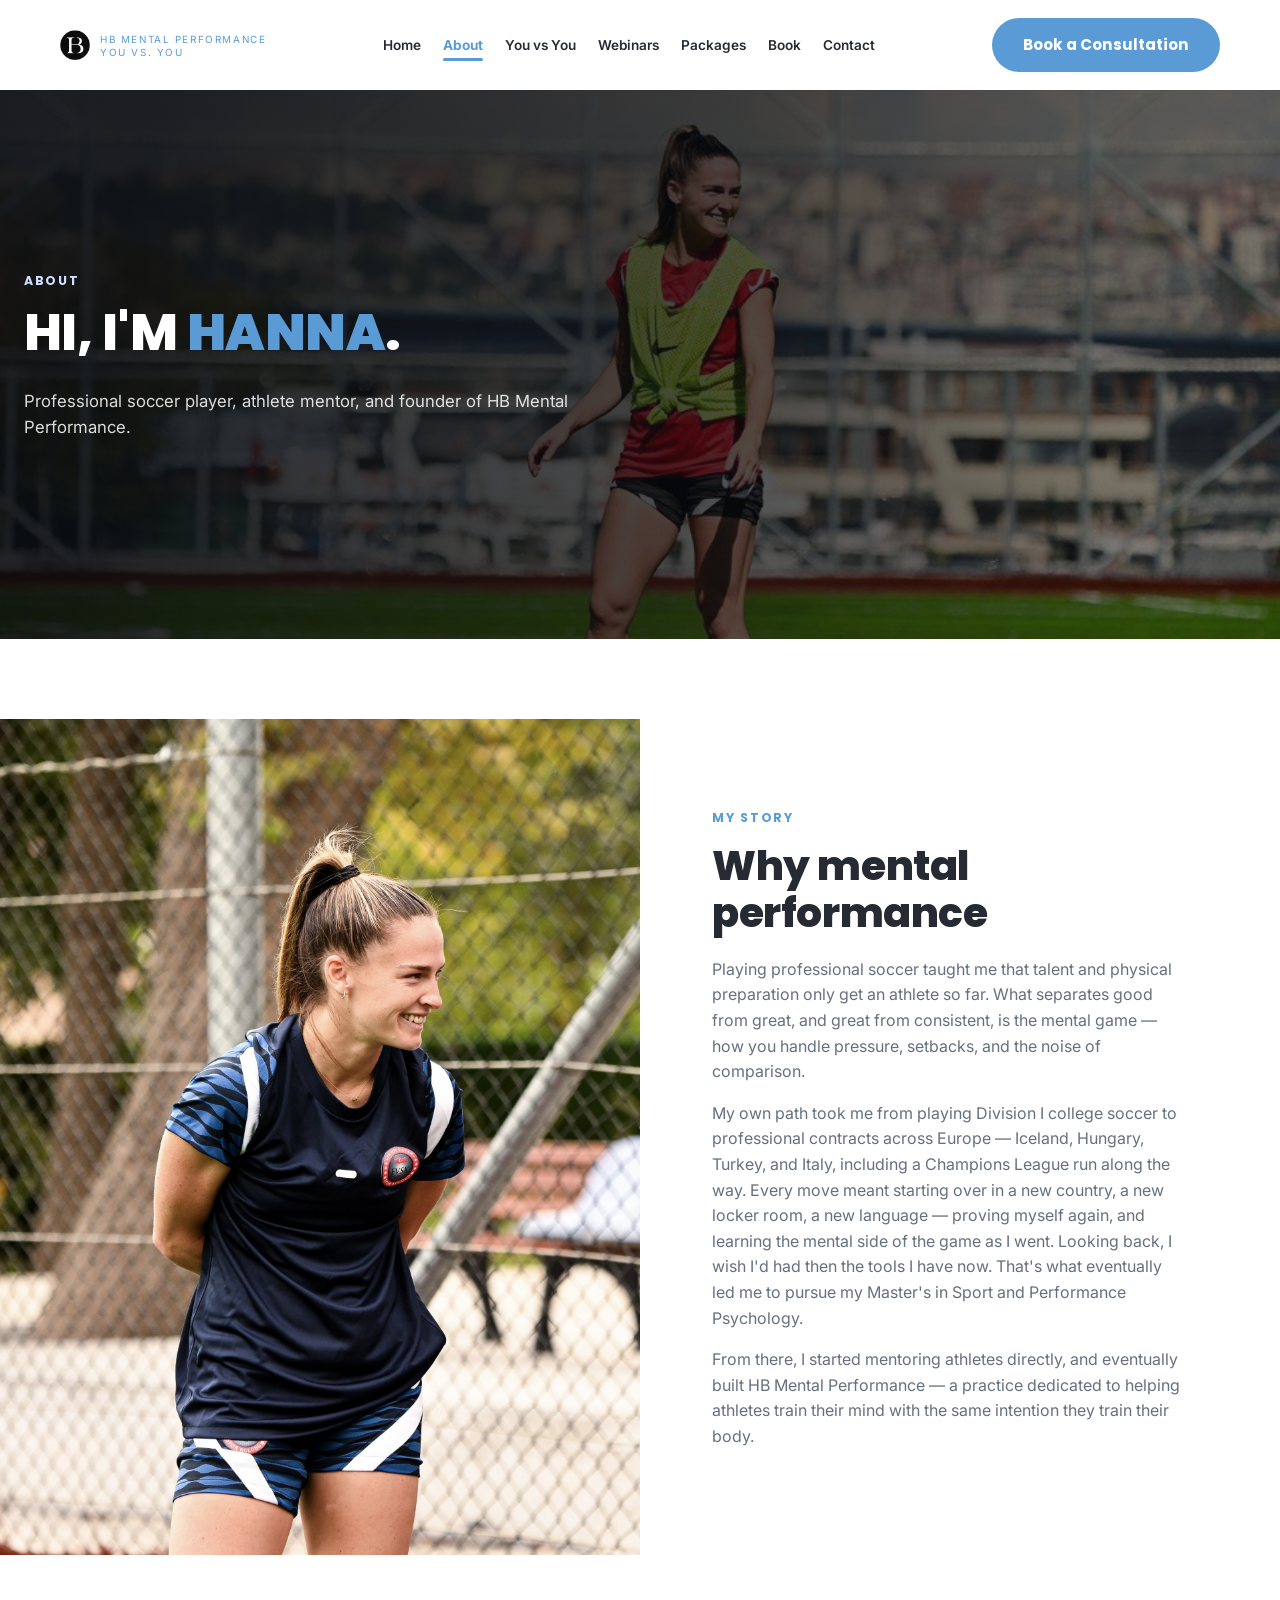
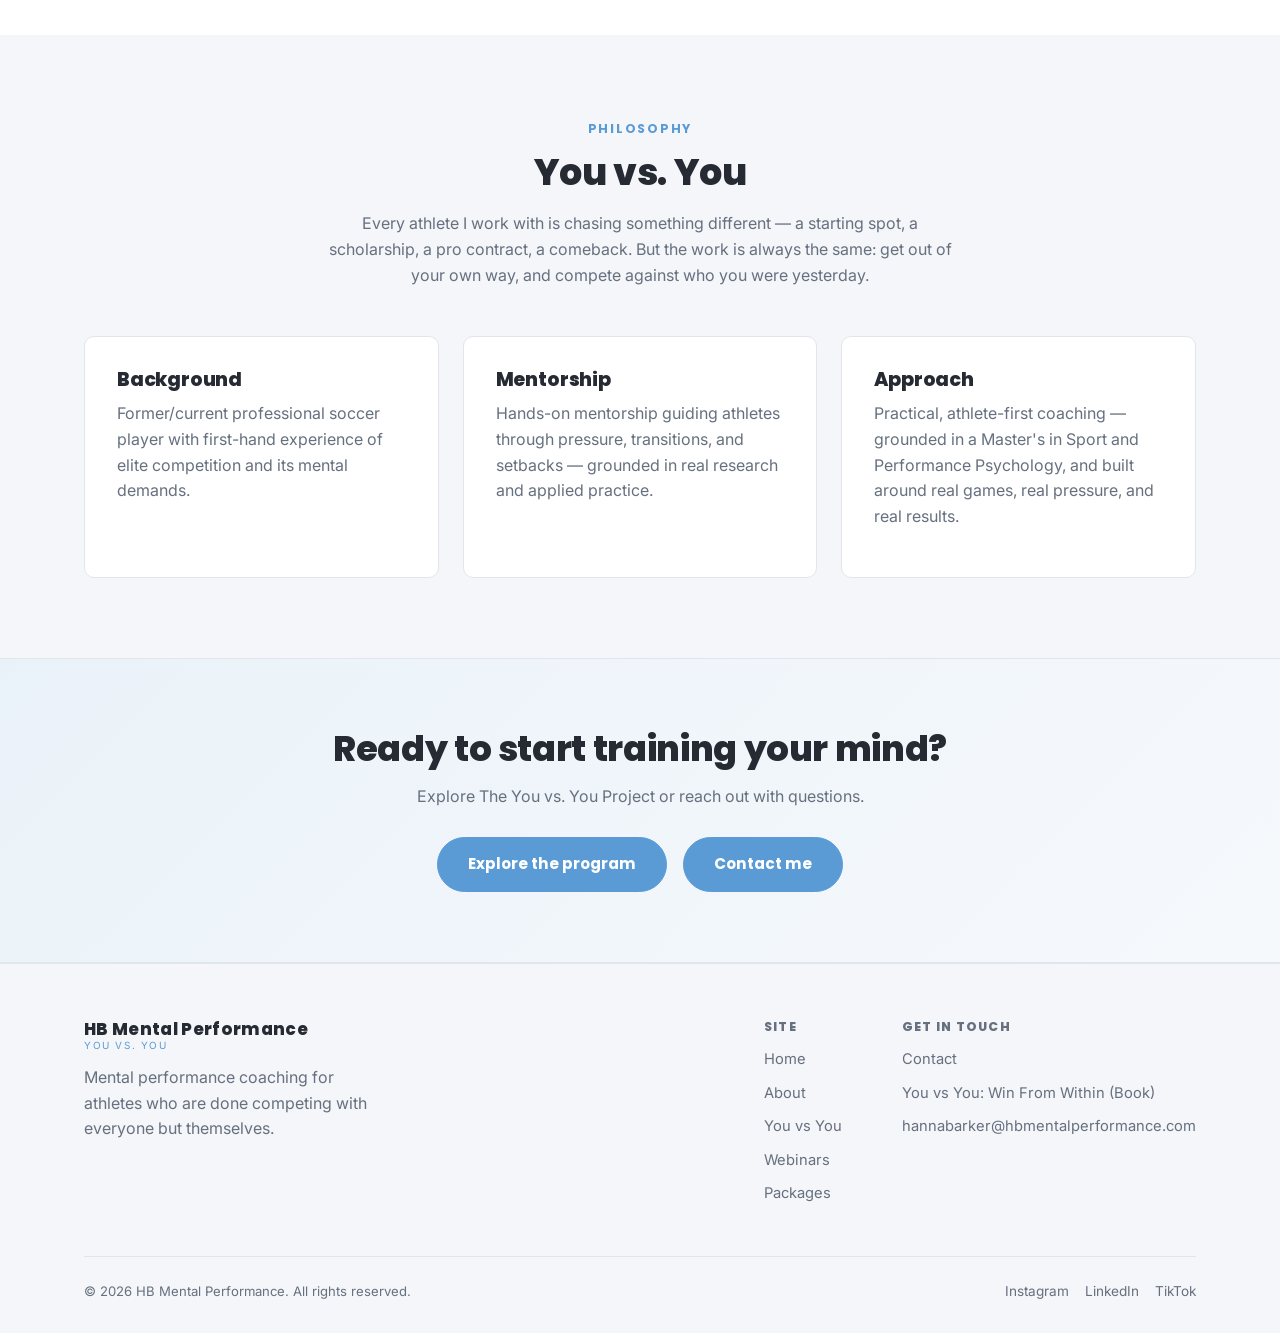
<file: about.html>
<!doctype html>
<html lang="en">
<head>
<meta charset="UTF-8">
<meta name="viewport" content="width=device-width, initial-scale=1.0">
<title>About | HB Mental Performance</title>
<meta name="description" content="Meet Hanna Barker — former/current professional soccer player and athlete mentor, founder of HB Mental Performance.">
<link rel="preconnect" href="https://fonts.googleapis.com">
<link href="https://fonts.googleapis.com/css2?family=Poppins:wght@500;600;700&family=Inter:wght@400;500;600&display=swap" rel="stylesheet">
<style>
/* ============================================
   HB Mental Performance — global stylesheet
   ============================================ */

:root {
  --color-bg: #ffffff;
  --color-bg-alt: #f4f6f9;
  --color-surface: #ffffff;
  --color-border: #e1e6ec;
  --color-text: #262b33;
  --color-text-muted: #66707f;
  --color-accent: #5b9bd5;      /* baby blue */
  --color-accent-hover: #4a87c0;
  --color-accent-dark: #262b33;
  --font-heading: 'Poppins', 'Segoe UI', system-ui, sans-serif;
  --font-body: 'Inter', 'Segoe UI', system-ui, sans-serif;
  --max-width: 1160px;
  --radius: 10px;
  --transition: 0.2s ease;
}

* { box-sizing: border-box; }

html { scroll-behavior: smooth; }

body {
  margin: 0;
  background: var(--color-bg);
  color: var(--color-text);
  font-family: var(--font-body);
  line-height: 1.6;
  -webkit-font-smoothing: antialiased;
}

img { max-width: 100%; display: block; }

a { color: inherit; text-decoration: none; }

h1, h2, h3, h4 {
  font-family: var(--font-heading);
  font-weight: 800;
  line-height: 1.15;
  margin: 0 0 0.5em;
  letter-spacing: -0.01em;
}

p { margin: 0 0 1em; color: var(--color-text-muted); }

.container {
  max-width: var(--max-width);
  margin: 0 auto;
  padding: 0 24px;
}

.eyebrow {
  display: inline-block;
  font-family: var(--font-heading);
  font-weight: 700;
  font-size: 0.78rem;
  letter-spacing: 0.14em;
  text-transform: uppercase;
  color: var(--color-accent);
  margin-bottom: 12px;
}

/* ---------- Buttons ---------- */
.btn {
  display: inline-flex;
  align-items: center;
  justify-content: center;
  gap: 8px;
  padding: 14px 26px;
  border-radius: 3px;
  font-family: var(--font-heading);
  font-weight: 700;
  font-size: 0.82rem;
  letter-spacing: 0.07em;
  text-transform: uppercase;
  cursor: pointer;
  border: 1px solid transparent;
  transition: transform var(--transition), background var(--transition), border-color var(--transition), color var(--transition);
  white-space: nowrap;
}
.btn:hover { transform: translateY(-1px); }

.btn-primary {
  background: var(--color-accent);
  color: #ffffff;
}
.btn-primary:hover { background: var(--color-accent-hover); }

.btn-outline {
  background: transparent;
  border-color: var(--color-border);
  color: var(--color-text);
}
.btn-outline:hover { border-color: var(--color-accent); color: var(--color-accent); }

/* ---------- Header / Nav ---------- */
.site-header {
  position: sticky;
  top: 0;
  z-index: 100;
  background: #14161a;
  border-bottom: 1px solid #14161a;
}

.nav {
  display: flex;
  align-items: center;
  justify-content: space-between;
  padding: 18px 0;
}

.nav-logo {
  font-family: var(--font-heading);
  font-weight: 800;
  font-size: 1.05rem;
  letter-spacing: 0.02em;
  display: flex;
  flex-direction: column;
  line-height: 1.1;
}
.site-header .nav-logo { color: #ffffff; }
.nav-logo span {
  font-family: var(--font-body);
  font-weight: 400;
  font-size: 0.62rem;
  letter-spacing: 0.16em;
  text-transform: uppercase;
  color: var(--color-accent);
  margin-top: 2px;
}

.nav-links {
  display: flex;
  align-items: center;
  gap: 22px;
  list-style: none;
  margin: 0;
  padding: 0;
}

.nav-links a {
  font-size: 0.78rem;
  font-weight: 600;
  letter-spacing: 0.07em;
  text-transform: uppercase;
  color: rgba(255, 255, 255, 0.72);
  transition: color var(--transition);
  position: relative;
  white-space: nowrap;
}
.nav-links a:hover,
.nav-links a.active { color: #ffffff; }
.nav-links a.active { font-weight: 700; }
.nav-links a.active::after {
  content: '';
  position: absolute;
  left: 0; right: 0; bottom: -8px;
  height: 3px;
  background: var(--color-accent);
  border-radius: 2px;
}

.nav-cta { display: flex; align-items: center; gap: 14px; }
.nav-cta .btn-outline {
  background: transparent;
  border-color: rgba(255, 255, 255, 0.35);
  color: #ffffff;
}
.nav-cta .btn-outline:hover { border-color: var(--color-accent); color: var(--color-accent); }

.nav-toggle {
  display: none;
  flex-direction: column;
  gap: 5px;
  background: none;
  border: none;
  cursor: pointer;
  padding: 6px;
}
.nav-toggle span {
  width: 24px;
  height: 2px;
  background: #ffffff;
  border-radius: 2px;
  transition: transform var(--transition), opacity var(--transition);
}

@media (max-width: 860px) {
  .nav-links {
    position: absolute;
    top: 100%;
    left: 0;
    right: 0;
    background: #14161a;
    border-bottom: 1px solid rgba(255, 255, 255, 0.12);
    flex-direction: column;
    align-items: flex-start;
    gap: 0;
    max-height: 0;
    overflow: hidden;
    transition: max-height var(--transition);
  }
  .nav-links.open { max-height: 420px; }
  .nav-links li { width: 100%; }
  .nav-links a {
    display: block;
    padding: 16px 24px;
    width: 100%;
    border-bottom: 1px solid rgba(255, 255, 255, 0.12);
  }
  .nav-cta .btn-outline { display: none; }
  .nav-toggle { display: flex; }
}

/* ---------- Hero ---------- */
.hero {
  padding: 100px 0 90px;
  text-align: center;
  background:
    radial-gradient(ellipse at 50% -10%, rgba(91, 155, 213, 0.14), transparent 55%),
    var(--color-bg);
}
.hero h1 {
  font-size: clamp(2.4rem, 5vw, 4rem);
  max-width: 820px;
  margin: 0 auto 20px;
}
.hero h1 em {
  font-style: normal;
  color: var(--color-accent);
}
.hero p.lead {
  max-width: 620px;
  margin: 0 auto 34px;
  font-size: 1.1rem;
}
.hero-actions {
  display: flex;
  gap: 16px;
  justify-content: center;
  flex-wrap: wrap;
}

.hero-grid {
  display: grid;
  grid-template-columns: 1.1fr 0.9fr;
  gap: 48px;
  align-items: center;
  text-align: left;
}
.hero-copy { text-align: left; }
.hero-copy h1 { margin: 0 0 20px; max-width: none; }
.hero-copy p.lead { margin: 0 0 34px; max-width: none; }
.hero-copy .hero-actions { justify-content: flex-start; }
.hero-photo {
  border-radius: var(--radius);
  overflow: hidden;
  aspect-ratio: 4 / 3;
  border: 1px solid var(--color-border);
}
.hero-photo img {
  width: 100%;
  height: 100%;
  object-fit: cover;
  object-position: 50% 25%;
  display: block;
}
@media (max-width: 860px) {
  .hero-grid { grid-template-columns: 1fr; text-align: center; }
  .hero-copy { text-align: center; }
  .hero-copy .hero-actions { justify-content: center; }
  .hero-photo { max-width: 480px; margin: 0 auto; }
}

.page-hero {
  padding: 70px 0 50px;
  border-bottom: 1px solid var(--color-border);
  background: var(--color-bg-alt);
}
.page-hero h1 { font-size: clamp(2rem, 4vw, 2.8rem); }
.page-hero p.lead { max-width: 620px; font-size: 1.05rem; }

/* ---------- Sections ---------- */
section { padding: 80px 0; }
.section-alt { background: var(--color-bg-alt); }
.section-head { max-width: 640px; margin: 0 auto 48px; text-align: center; }
.section-head h2 { font-size: clamp(1.7rem, 3vw, 2.3rem); }

/* ---------- Cards / grid ---------- */
.grid {
  display: grid;
  gap: 24px;
}
.grid-2 { grid-template-columns: repeat(2, 1fr); }
.grid-3 { grid-template-columns: repeat(3, 1fr); }
@media (max-width: 780px) {
  .grid-2, .grid-3 { grid-template-columns: 1fr; }
}

.card {
  background: var(--color-surface);
  border: 1px solid var(--color-border);
  border-radius: var(--radius);
  padding: 32px;
  transition: border-color var(--transition), transform var(--transition);
}
.card:hover { border-color: var(--color-accent); transform: translateY(-3px); }
a.card { display: block; color: inherit; text-decoration: none; cursor: pointer; }
.card h3 { font-size: 1.2rem; margin-bottom: 10px; }
.card .tag {
  display: inline-block;
  font-size: 0.72rem;
  letter-spacing: 0.08em;
  text-transform: uppercase;
  color: var(--color-accent);
  border: 1px solid var(--color-accent);
  border-radius: 999px;
  padding: 3px 12px;
  margin-bottom: 14px;
}

.two-col {
  display: grid;
  grid-template-columns: 1fr 1fr;
  gap: 56px;
  align-items: center;
}
@media (max-width: 780px) {
  .two-col { grid-template-columns: 1fr; gap: 32px; }
}

.image-placeholder {
  width: 100%;
  aspect-ratio: 4 / 5;
  border-radius: var(--radius);
  background: linear-gradient(160deg, var(--color-surface), var(--color-bg-alt));
  border: 1px solid var(--color-border);
  display: flex;
  align-items: center;
  justify-content: center;
  color: var(--color-text-muted);
  font-family: var(--font-heading);
  font-size: 0.85rem;
  letter-spacing: 0.05em;
  text-align: center;
  padding: 20px;
}

.image-placeholder.has-photo {
  padding: 0;
  overflow: hidden;
}

.image-placeholder.has-photo img {
  width: 100%;
  height: 100%;
  object-fit: cover;
  object-position: 50% 20%;
  display: block;
}

/* ---------- Stats ---------- */
.stats {
  display: grid;
  grid-template-columns: repeat(4, 1fr);
  gap: 24px;
  text-align: center;
}
@media (max-width: 780px) { .stats { grid-template-columns: 1fr 1fr; } }
@media (max-width: 520px) { .stats { grid-template-columns: 1fr; } }
.stat h3 {
  font-size: 2.4rem;
  color: var(--color-accent);
  margin-bottom: 4px;
}
.stat p { margin: 0; font-size: 0.9rem; }

/* ---------- Quote ---------- */
.quote-block {
  text-align: center;
  max-width: 720px;
  margin: 0 auto;
}
.quote-block p {
  font-family: var(--font-heading);
  font-size: clamp(1.3rem, 2.5vw, 1.8rem);
  color: var(--color-text);
  font-weight: 500;
}
.quote-block span {
  color: var(--color-accent);
  font-size: 0.85rem;
  letter-spacing: 0.08em;
  text-transform: uppercase;
}

/* ---------- Form ---------- */
.form {
  display: flex;
  flex-direction: column;
  gap: 18px;
  max-width: 560px;
}
.form label {
  font-size: 0.85rem;
  font-weight: 600;
  margin-bottom: 6px;
  display: block;
}
.form input,
.form textarea,
.form select {
  width: 100%;
  padding: 13px 16px;
  border-radius: 8px;
  border: 1px solid var(--color-border);
  background: var(--color-surface);
  color: var(--color-text);
  font-family: var(--font-body);
  font-size: 0.95rem;
}
.form input:focus,
.form textarea:focus,
.form select:focus {
  outline: none;
  border-color: var(--color-accent);
}
.form textarea { resize: vertical; min-height: 120px; }

/* ---------- CTA band ---------- */
.cta-band {
  background: linear-gradient(135deg, #eaf2f9, #f6f9fc);
  border-top: 1px solid var(--color-border);
  border-bottom: 1px solid var(--color-border);
  text-align: center;
  padding: 70px 0;
}
.cta-band h2 { font-size: clamp(1.6rem, 3vw, 2.2rem); margin-bottom: 14px; }
.cta-band p { max-width: 520px; margin: 0 auto 28px; }

/* ---------- Footer ---------- */
.site-footer {
  border-top: 1px solid var(--color-border);
  padding: 56px 0 30px;
  background: var(--color-bg-alt);
}
.footer-top {
  display: flex;
  justify-content: space-between;
  flex-wrap: wrap;
  gap: 40px;
  margin-bottom: 40px;
}
.footer-brand { max-width: 300px; }
.footer-cols {
  display: flex;
  gap: 60px;
  flex-wrap: wrap;
}
.footer-col h4 {
  font-size: 0.78rem;
  letter-spacing: 0.1em;
  text-transform: uppercase;
  color: var(--color-text-muted);
  margin-bottom: 14px;
}
.footer-col a,
.footer-col p {
  display: block;
  font-size: 0.92rem;
  color: var(--color-text-muted);
  margin-bottom: 10px;
}
.footer-col a:hover { color: var(--color-accent); }
.footer-bottom {
  display: flex;
  justify-content: space-between;
  flex-wrap: wrap;
  gap: 12px;
  padding-top: 24px;
  border-top: 1px solid var(--color-border);
  font-size: 0.82rem;
  color: var(--color-text-muted);
}
.social-links { display: flex; gap: 16px; }
.social-links a {
  color: var(--color-text-muted);
  font-size: 0.85rem;
}
.social-links a:hover { color: var(--color-accent); }

/* ---------- Athlete Hub gate ---------- */
.hub-gate {
  position: fixed;
  inset: 0;
  z-index: 500;
  display: flex;
  align-items: center;
  justify-content: center;
  padding: 24px;
  background:
    radial-gradient(ellipse at 50% -10%, rgba(91, 155, 213, 0.14), transparent 55%),
    var(--color-bg);
}
.hub-gate-box {
  width: 100%;
  max-width: 420px;
  background: var(--color-surface);
  border: 1px solid var(--color-border);
  border-radius: var(--radius);
  padding: 40px 32px;
  text-align: center;
}
.hub-gate-box h1 { font-size: 1.5rem; margin-bottom: 10px; }
.hub-gate-box p.lead { font-size: 0.95rem; margin-bottom: 26px; }
.hub-gate-form {
  display: flex;
  flex-direction: column;
  gap: 14px;
}
.hub-gate-form input {
  width: 100%;
  padding: 13px 16px;
  border-radius: 8px;
  border: 1px solid var(--color-border);
  background: var(--color-bg-alt);
  color: var(--color-text);
  font-family: var(--font-body);
  font-size: 0.95rem;
  text-align: center;
}
.hub-gate-form input:focus { outline: none; border-color: var(--color-accent); }
.hub-gate-error {
  min-height: 1.1em;
  font-size: 0.85rem;
  color: #c94f4f;
}
.hub-gate-note {
  margin-top: 22px;
  font-size: 0.82rem;
  color: var(--color-text-muted);
}
.hub-gate-note a { color: var(--color-accent); }

.hub-content { display: none; }
.hub-content.unlocked { display: block; }

.coming-soon-card { position: relative; }
.coming-soon-card .tag.tag-soon {
  border-color: var(--color-text-muted);
  color: var(--color-text-muted);
}

/* ---------- Athlete Hub module accordion ---------- */
.modules-list {
  display: flex;
  flex-direction: column;
  gap: 16px;
  max-width: 760px;
  margin: 0 auto;
}
.module-card {
  background: var(--color-surface);
  border: 1px solid var(--color-border);
  border-radius: var(--radius);
  padding: 0 28px;
  transition: border-color var(--transition);
}
.module-card[open] { border-color: var(--color-accent); }
.module-card summary {
  cursor: pointer;
  list-style: none;
  display: flex;
  align-items: center;
  justify-content: space-between;
  gap: 16px;
  padding: 22px 0;
  font-family: var(--font-heading);
  font-weight: 600;
  font-size: 1.05rem;
  color: var(--color-text);
}
.module-card summary::-webkit-details-marker { display: none; }
.module-card summary .module-num {
  display: block;
  color: var(--color-accent);
  font-size: 0.72rem;
  letter-spacing: 0.1em;
  text-transform: uppercase;
  font-weight: 600;
  margin-bottom: 4px;
}
.module-card summary .chevron {
  flex-shrink: 0;
  color: var(--color-text-muted);
  transition: transform var(--transition);
}
.module-card[open] summary .chevron { transform: rotate(180deg); color: var(--color-accent); }
.module-body { padding: 0 0 28px; }
.module-body h4 {
  font-size: 0.82rem;
  letter-spacing: 0.08em;
  text-transform: uppercase;
  color: var(--color-accent);
  margin: 22px 0 12px;
}
.module-body ul { margin: 0 0 18px; padding-left: 20px; }
.module-body li { margin-bottom: 8px; color: var(--color-text-muted); }
.module-action {
  background: var(--color-bg-alt);
  border: 1px solid var(--color-border);
  border-radius: 8px;
  padding: 16px 18px;
  font-size: 0.9rem;
  color: var(--color-text-muted);
}
.module-action strong { color: var(--color-accent); }
.module-zones {
  display: grid;
  grid-template-columns: repeat(3, 1fr);
  gap: 12px;
  margin: 0 0 20px;
}
.module-zones-4 { grid-template-columns: repeat(4, 1fr); }
@media (max-width: 640px) { .module-zones, .module-zones-4 { grid-template-columns: 1fr; } }
@media (max-width: 900px) and (min-width: 641px) { .module-zones-4 { grid-template-columns: repeat(2, 1fr); } }
.module-zone {
  border: 1px solid var(--color-border);
  border-radius: 8px;
  padding: 14px 16px;
  background: var(--color-bg-alt);
}
.module-zone.is-optimal { border-color: var(--color-accent); }
.module-zone h5 {
  font-family: var(--font-heading);
  font-size: 0.78rem;
  letter-spacing: 0.06em;
  text-transform: uppercase;
  margin: 0 0 8px;
  color: var(--color-text);
}
.module-zone.is-optimal h5 { color: var(--color-accent); }
.module-zone ul { margin: 0; padding-left: 18px; }
.module-zone li { margin-bottom: 4px; font-size: 0.88rem; }
.module-source {
  margin-top: 16px;
  font-size: 0.78rem;
  font-style: italic;
  color: var(--color-text-muted);
}

/* ---------- Athlete Hub worksheets ---------- */
.ws-divider {
  height: 1px;
  background: var(--color-border);
  margin: 26px 0 22px;
}
.ws-heading {
  font-size: 0.72rem;
  letter-spacing: 0.1em;
  text-transform: uppercase;
  color: var(--color-text);
  margin: 0 0 6px;
}
.ws-note {
  font-size: 0.82rem;
  color: var(--color-text-muted);
  margin: 0 0 22px;
}
.ws-part { margin-bottom: 30px; }
.ws-part:last-of-type { margin-bottom: 0; }
.ws-part-title {
  font-family: var(--font-heading);
  font-weight: 600;
  font-size: 0.78rem;
  letter-spacing: 0.06em;
  text-transform: uppercase;
  color: var(--color-accent);
  margin: 0 0 14px;
}
.ws-field { margin-bottom: 16px; }
.ws-field:last-child { margin-bottom: 0; }
.ws-field label {
  display: block;
  font-size: 0.85rem;
  font-weight: 500;
  color: var(--color-text);
  margin-bottom: 8px;
  line-height: 1.4;
}
.ws-field input[type="text"],
.ws-field textarea {
  width: 100%;
  padding: 12px 14px;
  border-radius: 8px;
  border: 1px solid var(--color-border);
  background: var(--color-bg-alt);
  color: var(--color-text);
  font-family: var(--font-body);
  font-size: 0.92rem;
}
.ws-field textarea { min-height: 64px; resize: vertical; }
.ws-field input[type="text"]:focus,
.ws-field textarea:focus { outline: none; border-color: var(--color-accent); }

.ws-choices { display: flex; flex-wrap: wrap; gap: 8px; }
.ws-chip { cursor: pointer; }
.ws-chip input {
  position: absolute;
  opacity: 0;
  width: 1px;
  height: 1px;
}
.ws-chip span {
  display: inline-flex;
  align-items: center;
  padding: 9px 16px;
  border-radius: 999px;
  border: 1px solid var(--color-border);
  background: var(--color-bg-alt);
  font-size: 0.85rem;
  color: var(--color-text-muted);
  transition: background var(--transition), border-color var(--transition), color var(--transition);
}
.ws-chip:hover span { border-color: var(--color-accent); }
.ws-chip:has(input:checked) span {
  background: var(--color-accent);
  border-color: var(--color-accent);
  color: #ffffff;
  font-weight: 600;
}

.ws-scale { display: flex; align-items: center; gap: 14px; max-width: 360px; }
.ws-scale input[type="range"] { flex: 1; accent-color: var(--color-accent); }
.ws-scale .ws-range-value {
  font-family: var(--font-heading);
  font-weight: 700;
  color: var(--color-accent);
  min-width: 22px;
  text-align: center;
}

.ws-clear {
  margin-top: 26px;
  font-size: 0.85rem;
  padding: 10px 22px;
}

/* ---------- Quiz: "What's Your Next Move?" ---------- */
.quiz-box {
  position: relative;
  max-width: 640px;
  margin: 0 auto;
  background: var(--color-surface);
  border: 1px solid var(--color-border);
  border-radius: var(--radius);
  padding: 40px 36px;
}
@media (max-width: 640px) {
  .quiz-box { padding: 32px 22px; }
}

.quiz-progress {
  height: 4px;
  background: var(--color-bg-alt);
  border-radius: 999px;
  overflow: hidden;
  margin-bottom: 30px;
}
.quiz-progress-bar {
  height: 100%;
  width: 25%;
  background: var(--color-accent);
  border-radius: 999px;
  transition: width var(--transition);
}

.quiz-step { display: none; }
.quiz-step.is-active { display: block; animation: quiz-fade-in 0.25s ease; }
@keyframes quiz-fade-in {
  from { opacity: 0; transform: translateY(6px); }
  to { opacity: 1; transform: translateY(0); }
}

.quiz-step-label {
  font-family: var(--font-heading);
  font-weight: 700;
  font-size: 0.72rem;
  letter-spacing: 0.1em;
  text-transform: uppercase;
  color: var(--color-accent);
  margin-bottom: 10px;
}
.quiz-question {
  font-size: 1.3rem;
  margin-bottom: 24px;
}

.quiz-options {
  display: flex;
  flex-direction: column;
  gap: 12px;
}
.quiz-option {
  text-align: left;
  width: 100%;
  padding: 16px 20px;
  border-radius: 10px;
  border: 1px solid var(--color-border);
  background: var(--color-bg-alt);
  color: var(--color-text);
  font-family: var(--font-body);
  font-size: 0.95rem;
  line-height: 1.4;
  cursor: pointer;
  transition: border-color var(--transition), background var(--transition), transform var(--transition);
}
.quiz-option:hover {
  border-color: var(--color-accent);
  transform: translateY(-1px);
}
.quiz-option.is-selected {
  border-color: var(--color-accent);
  background: var(--color-accent);
  color: #ffffff;
}

.quiz-back {
  margin-top: 26px;
  background: none;
  border: none;
  color: var(--color-text-muted);
  font-family: var(--font-heading);
  font-weight: 600;
  font-size: 0.85rem;
  cursor: pointer;
  padding: 0;
}
.quiz-back:hover { color: var(--color-accent); }

.quiz-result { text-align: center; }
.quiz-result h3#quiz-result-title { font-size: 1.5rem; }
.quiz-reflection {
  max-width: 460px;
  margin: 14px auto 0;
  font-style: italic;
  color: var(--color-text-muted);
  font-size: 0.95rem;
  line-height: 1.5;
}
.quiz-result-card {
  text-align: left;
  max-width: 420px;
  margin: 24px auto 0;
}
.quiz-result-price {
  font-size: 1.5rem;
  font-weight: 700;
  color: var(--color-text);
  margin-bottom: 8px;
}
.quiz-result-secondary {
  margin-top: 22px;
  padding-top: 22px;
  border-top: 1px solid var(--color-border);
}
.quiz-result-secondary p {
  font-size: 0.85rem;
  margin-bottom: 12px;
}
.quiz-bridge {
  margin-top: 22px;
  font-size: 0.85rem;
  color: var(--color-text-muted);
  background: var(--color-bg-alt);
  border-radius: 8px;
  padding: 14px 18px;
}
.quiz-bridge a { color: var(--color-accent); font-weight: 600; }
.quiz-restart {
  margin-top: 22px;
  background: none;
  border: none;
  color: var(--color-text-muted);
  font-family: var(--font-heading);
  font-weight: 600;
  font-size: 0.85rem;
  cursor: pointer;
  text-decoration: underline;
  padding: 0;
}
.quiz-restart:hover { color: var(--color-accent); }

/* ---------- Utilities ---------- */
.text-center { text-align: center; }
.mt-0 { margin-top: 0; }
.badge-soon {
  display: inline-block;
  font-size: 0.72rem;
  letter-spacing: 0.08em;
  text-transform: uppercase;
  background: var(--color-accent);
  color: #ffffff;
  border-radius: 999px;
  padding: 4px 14px;
  margin-bottom: 16px;
  font-weight: 600;
}

/* ============================================
   Athlete Hub — extra bolder pass
   (the whole site now uses this white / grey /
   baby-blue theme by default, matching the live
   hbmentalperformance.netlify.app site — these
   remaining overrides just add a bit more heft
   specifically to the Hub's cards/borders).
   ============================================ */
body.hub-page .card,
body.hub-page .module-card,
body.hub-page .hub-gate-box {
  box-shadow: 0 1px 3px rgba(38, 43, 51, 0.06);
}

/* ---- Bolder pass: keep the soft palette, add more weight/heft ---- */
body.hub-page h1,
body.hub-page h2,
body.hub-page h3,
body.hub-page h4 {
  font-weight: 800;
}
body.hub-page .nav-logo { font-weight: 800; }
body.hub-page .eyebrow,
body.hub-page .module-body h4,
body.hub-page .module-card summary .module-num,
body.hub-page .ws-part-title,
body.hub-page .ws-heading {
  font-weight: 700;
}
body.hub-page .nav-links a.active { font-weight: 700; }
body.hub-page .nav-links a.active::after { height: 3px; }

body.hub-page .card,
body.hub-page .module-card,
body.hub-page .hub-gate-box {
  border-width: 2px;
}
body.hub-page .module-zone {
  border-width: 2px;
}
body.hub-page .module-zone.is-optimal { border-width: 2px; }
body.hub-page .btn-primary,
body.hub-page .btn-outline {
  border-width: 2px;
  font-weight: 700;
}
body.hub-page .ws-chip span {
  border-width: 2px;
  font-weight: 600;
}
body.hub-page .ws-divider { height: 2px; }
body.hub-page .card .tag,
body.hub-page .coming-soon-card .tag.tag-soon {
  border-width: 2px;
  font-weight: 700;
}
body.hub-page .page-hero,
body.hub-page .site-header {
  border-bottom-width: 2px;
}

/* ============================================
   Homepage v2 — calmer hero, quiet offer list
   ============================================ */

.script-word {
  font-family: 'Caveat', cursive;
  font-weight: 700;
  color: var(--color-accent);
  font-size: 1.22em;
  line-height: 1;
  display: inline-block;
  padding: 0 0.02em;
}

/* Nav logo with icon mark — opt-in via .has-icon so pages without it are unaffected */
.nav-logo.has-icon { flex-direction: row; align-items: center; gap: 10px; }
.nav-logo.has-icon .nav-logo-icon { width: 30px; height: 30px; flex-shrink: 0; }
.nav-logo.has-icon .nav-logo-text { display: flex; flex-direction: column; line-height: 1.1; }
.nav-logo.has-icon .nav-logo-text span {
  font-family: var(--font-body);
  font-weight: 400;
  font-size: 0.62rem;
  letter-spacing: 0.16em;
  text-transform: uppercase;
  color: var(--color-accent);
  margin-top: 2px;
}

/* Hero, stacked: copy on top, full-width photo below instead of a tight split */
.hero.hero-stack { text-align: left; padding: 72px 0 0; }
.hero-stack .hero-grid { display: block; }
.hero-stack .hero-copy { max-width: 640px; margin: 0 auto 40px; }
.hero-stack .hero-copy h1 { font-weight: 700; font-size: clamp(1.9rem, 3.6vw, 2.6rem); line-height: 1.3; }
.hero-stack .hero-copy p.lead { font-size: 1rem; max-width: 480px; }
.hero-stack .hero-photo {
  aspect-ratio: 1179 / 620;
  border-radius: 22px;
  border: none;
  max-width: 1100px;
  margin: 0 auto;
}
@media (max-width: 780px) {
  .hero-stack .hero-photo { aspect-ratio: 4 / 3; }
}

.btn-outline-dark { border-color: var(--color-text); border-width: 1.5px; }
.btn-outline-dark:hover { border-color: var(--color-accent); color: var(--color-accent); }

/* Quiet offer list — replaces the boxed 3-card grid on the homepage */
.offer-list { max-width: 900px; margin: 0 auto; }
.offer-row {
  display: grid;
  grid-template-columns: 44px 1fr auto;
  gap: 24px;
  align-items: center;
  padding: 28px 0;
  border-bottom: 1px solid var(--color-border);
}
.offer-row:first-child { border-top: 1px solid var(--color-border); }
.offer-row .offer-num {
  font-family: var(--font-heading);
  font-weight: 700;
  font-size: 0.9rem;
  color: var(--color-accent-hover);
}
.offer-row .offer-copy .offer-tag {
  display: block;
  font-size: 0.7rem;
  font-weight: 700;
  letter-spacing: 0.08em;
  text-transform: uppercase;
  color: var(--color-text-muted);
  margin-bottom: 6px;
}
.offer-row .offer-copy h3 { font-size: 1.15rem; margin: 0 0 4px; }
.offer-row .offer-copy p { font-size: 0.92rem; margin: 0; }
.offer-row .offer-link {
  font-family: var(--font-heading);
  font-weight: 700;
  font-size: 0.85rem;
  color: var(--color-accent-hover);
  white-space: nowrap;
}
@media (max-width: 640px) {
  .offer-row { grid-template-columns: 30px 1fr; }
  .offer-row .offer-link { grid-column: 2; margin-top: 10px; }
}

/* Quote block, calm variant — left-aligned, a border instead of a centered slab */
.quote-block.is-calm {
  text-align: left;
  max-width: 640px;
  margin: 0;
  border-top: 1px solid var(--color-border);
  padding-top: 40px;
}
.quote-block.is-calm p { font-size: clamp(1.1rem, 2vw, 1.3rem); }

/* ============================================
   Editorial pass — bold nav/buttons + a clean
   icon row, borrowing the crisp, high-contrast
   structure Hanna's original Elementor template
   used, while keeping our blue + logo as-is.
   ============================================ */

.stats.stats-editorial {
  padding-top: 8px;
}
.stat-icon {
  width: 30px;
  height: 30px;
  margin: 0 auto 16px;
  color: var(--color-accent);
}
.stat-icon svg { width: 100%; height: 100%; display: block; }
.stats-editorial .stat h3 { font-size: 1.7rem; margin-bottom: 6px; }
.stats-editorial .stat p { font-size: 0.85rem; }

/* About Hanna photo, homepage — sharper edge than the default soft image tile */
.two-col.is-editorial .image-placeholder {
  border-radius: 4px;
}

/* Full-bleed split section — image runs to the true edge of the browser,
   copy sits inset on the other half. Borrows the alternating full-bleed
   photography blocks from Hanna's original Elementor template. */
.split-bleed {
  display: grid;
  grid-template-columns: 1fr 1fr;
  align-items: stretch;
  min-height: 560px;
}
.split-bleed-media { width: 100%; height: 100%; overflow: hidden; }
.split-bleed-media img { width: 100%; height: 100%; object-fit: cover; display: block; }
.split-bleed-copy {
  display: flex;
  flex-direction: column;
  justify-content: center;
  padding: 64px 72px;
  max-width: 620px;
}
.split-bleed-copy .eyebrow { margin-bottom: 14px; }
.split-bleed-copy h2 { font-size: clamp(1.9rem, 3.2vw, 2.6rem); }
.split-bleed.is-reverse { grid-template-columns: 1fr 1fr; }
.split-bleed.is-reverse .split-bleed-media { order: 2; }
.split-bleed.is-reverse .split-bleed-copy { order: 1; margin-left: auto; }
/* Taller crop window for a portrait-orientation photo (e.g. the You vs You
   hoodie shot) so object-fit: cover doesn't zoom in past the point of
   showing the garment/print clearly. Scoped so it doesn't affect the other
   split-bleed sections on the page. */
.split-bleed.is-tall { min-height: 760px; }
@media (max-width: 860px) {
  .split-bleed { grid-template-columns: 1fr; min-height: 0; }
  /* .split-bleed.is-reverse sets its own 2-column rule outside this media
     query with higher specificity than the bare .split-bleed rule above, so
     it silently wins and squeezes is-reverse sections into two narrow
     columns on mobile. Match its specificity here to force single-column. */
  .split-bleed.is-reverse { grid-template-columns: 1fr; }
  .split-bleed-media { aspect-ratio: 4 / 3; order: 0 !important; }
  .split-bleed-copy { order: 1 !important; margin-left: 0; padding: 44px 24px; max-width: none; }
  .split-bleed.is-tall .split-bleed-media { aspect-ratio: 3 / 4; }
}

/* Full-bleed photo with the copy laid directly over it (same overlay
   treatment as .page-hero.is-bleed) instead of a two-column split — for a
   section that should read as a title/intro band rather than a photo+text
   pairing. */
.split-bleed.is-overlay {
  display: block;
  position: relative;
  min-height: 520px;
  overflow: hidden;
}
.split-bleed.is-overlay .split-bleed-media {
  position: absolute;
  inset: 0;
  width: 100%;
  height: 100%;
}
.split-bleed.is-overlay .split-bleed-media img {
  width: 100%;
  height: 100%;
  object-fit: cover;
  display: block;
}
.split-bleed.is-overlay::after {
  content: '';
  position: absolute;
  inset: 0;
  background: linear-gradient(100deg, rgba(8,10,14,.82) 12%, rgba(8,10,14,.35) 55%, rgba(8,10,14,.05) 88%);
}
.split-bleed.is-overlay .split-bleed-copy {
  position: relative;
  z-index: 2;
  height: 100%;
  max-width: 600px;
  padding: 64px 72px;
  margin: 0;
  color: #ffffff;
}
.split-bleed.is-overlay .split-bleed-copy .eyebrow { color: #cfe0ff; }
.split-bleed.is-overlay .split-bleed-copy h2 { color: #ffffff; }
.split-bleed.is-overlay .split-bleed-copy p { color: rgba(255, 255, 255, 0.85); }
@media (max-width: 860px) {
  .split-bleed.is-overlay {
    aspect-ratio: 3 / 4;
    min-height: 0;
  }
  .split-bleed.is-overlay::after {
    background: linear-gradient(180deg, rgba(8,10,14,.35) 0%, rgba(8,10,14,.2) 35%, rgba(8,10,14,.85) 100%);
  }
  .split-bleed.is-overlay .split-bleed-copy {
    display: flex;
    flex-direction: column;
    justify-content: flex-end;
    max-width: none;
    padding: 0 24px 36px;
  }
}

/* Big, bold uppercase section labels — the large-type treatment from the
   original template, used where the heading is short enough to carry it. */
h2.is-bold {
  text-transform: uppercase;
  font-weight: 800;
  letter-spacing: -0.01em;
}

/* Dark band — a repeating graphic beat (like the template's black nav)
   used sparingly for contrast rhythm between the white sections. */
.cta-band.is-dark {
  background: #14161a;
  border-top: none;
  border-bottom: none;
}
.cta-band.is-dark h2 { color: #ffffff; }
.cta-band.is-dark p { color: rgba(255, 255, 255, 0.68); }
.cta-band.is-dark .badge-soon { background: var(--color-accent); }

/* Homepage type system — a bolder, less-common display face than the
   Poppins/Inter pairing used elsewhere on the site, scoped so the rest
   of the site (still mid-rebuild) is unaffected. */
.home-v2 {
  --font-heading: 'Archivo', 'Poppins', 'Segoe UI', system-ui, sans-serif;
}
.home-v2 h1,
.home-v2 h2,
.home-v2 h3 {
  font-weight: 800;
  letter-spacing: -0.015em;
}
.home-v2 .section-head h2 {
  font-size: clamp(1.9rem, 3.4vw, 2.5rem);
}
.home-v2 .eyebrow {
  font-weight: 700;
  letter-spacing: 0.16em;
}

/* Menu-style grid — three photo-led offers, echoing the template's
   photo grid (image, name, short line, price/link) instead of a plain
   text list. */
.menu-grid {
  display: grid;
  grid-template-columns: repeat(3, 1fr);
  gap: 36px;
}
.menu-item-photo {
  aspect-ratio: 4 / 5;
  overflow: hidden;
  margin-bottom: 20px;
}
.menu-item-photo img { width: 100%; height: 100%; object-fit: cover; display: block; }
.menu-item-label {
  font-size: 0.72rem;
  font-weight: 700;
  letter-spacing: 0.1em;
  text-transform: uppercase;
  color: var(--color-accent-hover);
  margin: 0 0 8px;
}
.menu-item h3 { font-size: 1.25rem; margin: 0 0 10px; }
.menu-item p:not(.menu-item-label) { font-size: 0.92rem; margin: 0 0 14px; }
.menu-item-link {
  font-family: var(--font-heading);
  font-weight: 700;
  font-size: 0.8rem;
  letter-spacing: 0.05em;
  text-transform: uppercase;
  color: var(--color-text);
  border-bottom: 2px solid var(--color-accent);
  padding-bottom: 2px;
}
@media (max-width: 780px) {
  .menu-grid { grid-template-columns: 1fr; gap: 40px; }
}

/* Coming Soon band, with the actual book cover alongside the copy */
.cta-band-split {
  display: flex;
  align-items: center;
  gap: 64px;
  text-align: left;
}
.cta-band-cover {
  flex-shrink: 0;
  width: 220px;
}
.cta-band-cover img {
  width: 100%;
  display: block;
  border-radius: 3px;
  box-shadow: 0 24px 60px rgba(0, 0, 0, 0.45);
}
.cta-band-copy { max-width: 520px; }
.cta-band-copy p:not(.badge-soon) { margin: 0 0 28px; }
@media (max-width: 700px) {
  .cta-band-split { flex-direction: column; text-align: center; gap: 32px; }
  .cta-band-cover { width: 180px; }
}

/* ============================================
   Blend direction — approved
   Light nav with a dark logo, original photo
   treatment left untouched, pill-shaped blue
   buttons, bold uppercase headlines. Keeps the
   dark full-bleed split section, menu-grid, and
   dark "coming soon" band from the Favola pass.
   ============================================ */

/* Buttons — rounded pill, normal case */
.btn {
  border-radius: 999px;
  text-transform: none;
  letter-spacing: 0;
  font-size: 0.95rem;
  padding: 14px 30px;
}

/* Nav — light background, dark logo/text, no hard seam beneath it */
.site-header {
  background: #ffffff;
  border-bottom: none;
  box-shadow: 0 1px 0 rgba(20, 22, 26, 0.05);
}
.site-header .nav-logo { color: var(--color-text); }
.nav-links a {
  color: var(--color-text);
  text-transform: none;
  letter-spacing: 0;
  font-weight: 600;
  font-size: 0.85rem;
  white-space: nowrap;
}
.nav-links a:hover,
.nav-links a.active { color: var(--color-accent); }
.nav-links a.active::after { background: var(--color-accent); }
.nav-cta .btn-outline {
  background: transparent;
  border-color: var(--color-border);
  color: var(--color-text);
}
.nav-cta .btn-outline:hover { border-color: var(--color-accent); color: var(--color-accent); }
.nav-toggle span { background: var(--color-text); }
@media (max-width: 860px) {
  .nav-links {
    background: #ffffff;
    border-bottom: 1px solid var(--color-border);
  }
  .nav-links a { border-bottom: 1px solid var(--color-border); }
}

/* Headlines — bold uppercase, matching the live site's type treatment */
.home-v2 h1,
.home-v2 h2,
.home-v2 h3 {
  text-transform: uppercase;
  letter-spacing: -0.01em;
}

/* Hero CTAs — filled blue instead of outline */
.hero-actions .btn {
  background: var(--color-accent);
  border-color: var(--color-accent);
  color: #ffffff;
}
.hero-actions .btn:hover {
  background: var(--color-accent-hover);
  border-color: var(--color-accent-hover);
}

/* Offer photos — a touch of rounding */
.menu-item-photo { border-radius: 10px; overflow: hidden; }

/* Hero — full-bleed photo with the dark gradient shade (restored, liked this) */
.hero.hero-stack { padding: 0; }
.hero.hero-stack .container { max-width: none; padding: 0; margin: 0; }
.hero-stack .hero-grid { display: block; position: relative; }
.hero-stack .hero-photo {
  position: relative;
  max-width: none;
  margin: 0;
  border-radius: 0;
  aspect-ratio: 20 / 9;
}
.hero-stack .hero-photo::after {
  content: '';
  position: absolute;
  inset: 0;
  background: linear-gradient(100deg, rgba(8,10,14,.85) 8%, rgba(8,10,14,.35) 55%, rgba(8,10,14,.05) 85%);
}
.hero-stack .hero-copy {
  position: absolute;
  inset: 0;
  z-index: 2;
  display: flex;
  flex-direction: column;
  justify-content: center;
  max-width: 620px;
  margin: 0;
  padding: 0 7vw;
}
.hero-stack .hero-copy .eyebrow { color: #cfe0ff; }
.hero-stack .hero-copy h1 { color: #ffffff; }
.hero-stack .hero-copy p.lead { color: rgba(255, 255, 255, 0.85); }
@media (max-width: 780px) {
  .hero-stack .hero-photo { aspect-ratio: 3 / 4; }
  .hero-stack .hero-photo::after {
    background: linear-gradient(180deg, rgba(8,10,14,.5) 0%, rgba(8,10,14,.3) 38%, rgba(8,10,14,.82) 100%);
  }
  .hero-stack .hero-copy {
    max-width: none;
    padding: 0 24px 36px;
    justify-content: flex-end;
  }
}

/* ============================================
   Interior page hero + photo-led sections
   Same Blend treatment as the homepage hero,
   applied to inside pages (starting with
   You vs You): full-bleed photo hero, photo-led
   program cards, event-style photo grid.
   ============================================ */

.page-hero.is-bleed {
  position: relative;
  padding: 0;
  border-bottom: none;
  background: none;
  aspect-ratio: 21 / 9;
  overflow: hidden;
}
.page-hero.is-bleed img {
  position: absolute;
  inset: 0;
  width: 100%;
  height: 100%;
  object-fit: cover;
}
.page-hero.is-bleed::after {
  content: '';
  position: absolute;
  inset: 0;
  background: linear-gradient(100deg, rgba(8,10,14,.88) 12%, rgba(8,10,14,.72) 55%, rgba(8,10,14,.45) 100%);
}
.page-hero.is-bleed .container {
  position: relative;
  z-index: 2;
  height: 100%;
  display: flex;
  flex-direction: column;
  justify-content: center;
  max-width: none;
}
.page-hero.is-bleed .eyebrow { color: #cfe0ff; }
.page-hero.is-bleed h1 { color: #ffffff; max-width: 640px; font-size: clamp(2rem, 4.2vw, 3.2rem); text-transform: uppercase; letter-spacing: -0.01em; }
.page-hero.is-bleed h1 em {
  font-style: normal;
  font-weight: 900;
  color: var(--color-accent);
}
.page-hero.is-bleed p.lead { color: rgba(255,255,255,.85); max-width: 560px; }
@media (max-width: 780px) {
  .page-hero.is-bleed { aspect-ratio: 3/4; }
}

/* Photo-led "menu" cards for a two-program grid */
.program-grid {
  display: grid;
  grid-template-columns: repeat(2, 1fr);
  gap: 40px;
}
.program-card-photo {
  aspect-ratio: 5 / 4;
  overflow: hidden;
  border-radius: 10px;
  margin-bottom: 22px;
}
.program-card-photo img { width: 100%; height: 100%; object-fit: cover; display: block; }
.program-card h3 { font-size: 1.5rem; margin: 4px 0 6px; }
.program-price { font-size: 1.6rem; font-weight: 800; color: var(--color-text); margin: 0 0 12px; font-family: var(--font-heading); }
@media (max-width: 780px) {
  .program-grid { grid-template-columns: 1fr; }
}

/* Three-column variant — same photo-led program cards, for a wider tier
   lineup (e.g. Academy & Agency Packages). */
.program-grid.is-three-col { grid-template-columns: repeat(3, 1fr); gap: 28px; }
.program-grid.is-three-col .program-card-photo { aspect-ratio: 4 / 3; }
@media (max-width: 900px) {
  .program-grid.is-three-col { grid-template-columns: repeat(2, 1fr); }
}
@media (max-width: 600px) {
  .program-grid.is-three-col { grid-template-columns: 1fr; }
}

/* Events/webinar grid — photo, date badge, title, blurb */
.events-grid {
  display: grid;
  grid-template-columns: repeat(4, 1fr);
  gap: 28px;
}
.event-card { position: relative; }
.event-photo {
  position: relative;
  aspect-ratio: 3 / 4;
  overflow: hidden;
  border-radius: 10px;
  margin-bottom: 16px;
}
.event-photo img { width: 100%; height: 100%; object-fit: cover; display: block; }
.event-date {
  position: absolute;
  top: 14px;
  left: 14px;
  background: #ffffff;
  color: var(--color-text);
  font-family: var(--font-heading);
  font-weight: 800;
  font-size: 0.7rem;
  letter-spacing: 0.06em;
  text-transform: uppercase;
  padding: 6px 12px;
  border-radius: 999px;
}
.event-card h3 { font-size: 1.05rem; margin: 0 0 6px; }
.event-card p { font-size: 0.86rem; margin: 0; }
@media (max-width: 900px) {
  .events-grid { grid-template-columns: repeat(2, 1fr); }
}
@media (max-width: 560px) {
  .events-grid { grid-template-columns: 1fr; }
}

</style>
</head>
<body>
<header class="site-header">
  <div class="container nav">
    <a href="index.html" class="nav-logo has-icon"><img src="[data-uri]" class="nav-logo-icon" alt=""><span class="nav-logo-text">HB Mental Performance<span>You vs. You</span></span></a>
    <button class="nav-toggle" aria-label="Toggle navigation" aria-expanded="false">
      <span></span><span></span><span></span>
    </button>
    <ul class="nav-links">
      <li><a href="index.html">Home</a></li>
      <li><a href="about.html">About</a></li>
      <li><a href="you-vs-you.html">You vs You</a></li>
      <li><a href="you-vs-you.html#webinars">Webinars</a></li>
      <li><a href="packages.html">Packages</a></li>
      <li><a href="book.html">Book</a></li>
      <li><a href="contact.html">Contact</a></li>
    </ul>
    <div class="nav-cta">
      <a href="contact.html#book-a-consultation" class="btn btn-primary">Book a Consultation</a>
    </div>
  </div>
</header>

<section class="page-hero is-bleed">
  <img src="images/hanna-action.jpg" alt="Hanna Barker training on the field" style="object-position:50% 35%;">
  <div class="container">
    <p class="eyebrow">About</p>
    <h1>Hi, I'm <em>Hanna</em>.</h1>
    <p class="lead">Professional soccer player, athlete mentor, and founder of HB Mental Performance.</p>
  </div>
</section>

<section class="split-bleed">
  <div class="split-bleed-media">
    <img src="images/hanna-about-hero.jpg" alt="Hanna Barker smiling during a training session" style="object-position:50% 30%;">
  </div>
  <div class="split-bleed-copy">
    <p class="eyebrow">My Story</p>
    <h2>Why mental performance</h2>
    <p>Playing professional soccer taught me that talent and physical preparation only get an athlete so far. What separates good from great, and great from consistent, is the mental game &mdash; how you handle pressure, setbacks, and the noise of comparison.</p>
    <p>My own path took me from playing Division I college soccer to professional contracts across Europe &mdash; Iceland, Hungary, Turkey, and Italy, including a Champions League run along the way. Every move meant starting over in a new country, a new locker room, a new language &mdash; proving myself again, and learning the mental side of the game as I went. Looking back, I wish I'd had then the tools I have now. That's what eventually led me to pursue my Master's in Sport and Performance Psychology.</p>
    <p>From there, I started mentoring athletes directly, and eventually built HB Mental Performance &mdash; a practice dedicated to helping athletes train their mind with the same intention they train their body.</p>
  </div>
</section>

<section class="section-alt">
  <div class="container">
    <div class="section-head">
      <p class="eyebrow">Philosophy</p>
      <h2>You vs. You</h2>
      <p>Every athlete I work with is chasing something different &mdash; a starting spot, a scholarship, a pro contract, a comeback. But the work is always the same: get out of your own way, and compete against who you were yesterday.</p>
    </div>
    <div class="grid grid-3">
      <div class="card">
        <h3>Background</h3>
        <p>Former/current professional soccer player with first-hand experience of elite competition and its mental demands.</p>
      </div>
      <div class="card">
        <h3>Mentorship</h3>
        <p>Hands-on mentorship guiding athletes through pressure, transitions, and setbacks &mdash; grounded in real research and applied practice.</p>
      </div>
      <div class="card">
        <h3>Approach</h3>
        <p>Practical, athlete-first coaching &mdash; grounded in a Master's in Sport and Performance Psychology, and built around real games, real pressure, and real results.</p>
      </div>
    </div>
  </div>
</section>

<section class="cta-band">
  <div class="container">
    <h2>Ready to start training your mind?</h2>
    <p>Explore The You vs. You Project or reach out with questions.</p>
    <div class="hero-actions">
      <a href="you-vs-you.html" class="btn btn-primary">Explore the program</a>
      <a href="contact.html" class="btn btn-outline">Contact me</a>
    </div>
  </div>
</section>

<footer class="site-footer">
  <div class="container">
    <div class="footer-top">
      <div class="footer-brand">
        <a href="index.html" class="nav-logo">HB Mental Performance<span>You vs. You</span></a>
        <p style="margin-top:14px;">Mental performance coaching for athletes who are done competing with everyone but themselves.</p>
      </div>
      <div class="footer-cols">
        <div class="footer-col">
          <h4>Site</h4>
          <a href="index.html">Home</a>
          <a href="about.html">About</a>
          <a href="you-vs-you.html">You vs You</a>
          <a href="you-vs-you.html#webinars">Webinars</a>
          <a href="packages.html">Packages</a>
        </div>
        <div class="footer-col">
          <h4>Get in touch</h4>
          <a href="contact.html">Contact</a>
          <a href="book.html">You vs You: Win From Within (Book)</a>
          <a href="mailto:hannabarker@hbmentalperformance.com">hannabarker@hbmentalperformance.com</a>
        </div>
      </div>
    </div>
    <div class="footer-bottom">
      <span>&copy; <span id="year"></span> HB Mental Performance. All rights reserved.</span>
      <div class="social-links">
        <a href="#">Instagram</a>
        <a href="#">LinkedIn</a>
        <a href="#">TikTok</a>
      </div>
    </div>
  </div>
</footer>
<script>document.getElementById('year').textContent = new Date().getFullYear();</script>
<script>
// HB Mental Performance — shared site behavior

document.addEventListener('DOMContentLoaded', function () {
  var toggle = document.querySelector('.nav-toggle');
  var links = document.querySelector('.nav-links');

  if (toggle && links) {
    toggle.addEventListener('click', function () {
      var isOpen = links.classList.toggle('open');
      toggle.setAttribute('aria-expanded', isOpen ? 'true' : 'false');
    });

    links.querySelectorAll('a').forEach(function (link) {
      link.addEventListener('click', function () {
        links.classList.remove('open');
        toggle.setAttribute('aria-expanded', 'false');
      });
    });
  }

  // Mark current page's nav link as active
  var current = window.location.pathname.split('/').pop() || 'index.html';
  document.querySelectorAll('.nav-links a').forEach(function (link) {
    var href = link.getAttribute('href');
    if (href === current) {
      link.classList.add('active');
    }
  });

  // Simple contact form handler (no backend wired up yet)
  var form = document.getElementById('contact-form');
  if (form) {
    form.addEventListener('submit', function (e) {
      e.preventDefault();
      var status = document.getElementById('form-status');
      if (status) {
        status.textContent = "Thanks — this form isn't connected to an inbox yet. For now, email hannabarker@hbmentalperformance.com directly.";
      }
    });
  }

  initQuiz();
  initTeamQuiz();
});

// ---------- "What's Your Next Move?" quiz ----------
function initQuiz() {
  var box = document.getElementById('quiz-box');
  if (!box) return;

  var STEPS = ['1', '2', '3', '4', '5', 'result'];
  var history = ['1'];
  var answers = {};

  var progressBar = document.getElementById('quiz-progress-bar');
  var backBtn = document.getElementById('quiz-back');
  var restartBtn = document.getElementById('quiz-restart');

  var STAGE_LABEL = {
    youth: "still building your game as a youth player",
    highschool: "grinding for the next level as a high school or club player",
    college: "chasing the jump to college or pro",
    pro: "handling everything that comes with being pro or semi-pro",
    mixed: "somewhere in between all of that"
  };

  var FOCUS = {
    confidence: {
      headline: "Build the self-belief you keep second-guessing",
      body: "You're not lacking ability — you're lacking trust in it. "
    },
    pressure: {
      headline: "Learn to keep your head when it matters most",
      body: "Big moments get in your head before they get on the field. "
    },
    transition: {
      headline: "Get ahead of what's next, before it gets here",
      body: "A new level, a new team, a new chapter — the mental side of a transition matters as much as the physical one. "
    },
    consistency: {
      headline: "Turn one good week into a habit that lasts",
      body: "You don't need a spark — you need a system you can actually stick to. "
    }
  };

  var STORYLINE = {
    doubt: "you catch yourself thinking “I’m about to mess this up”",
    judged: "you feel like everyone's watching and judging you",
    shutdown: "you go quiet and shut down",
    overthink: "you get stuck in your head and can't get out"
  };

  var SHIFT = {
    play_free: "finally play free, without overthinking every touch",
    trust: "trust yourself in the moments that matter most",
    compare: "stop comparing yourself to everyone else",
    enjoy: "actually enjoy playing again"
  };

  var OFFERS = {
    webinars: {
      tag: "Weekly · $30 or $100/4",
      title: "Weekly Public Webinars",
      price: "$30 per session · $100 for a 4-session pass",
      blurb: "Live, low-commitment webinars every Saturday — a great way to start building mental skills before locking into 1-on-1 coaching.",
      href: "you-vs-you.html#webinars",
      cta: "See webinar schedule"
    },
    foundations: {
      tag: "4 Weeks · $300",
      title: "Foundations",
      price: "$300",
      blurb: "A focused 4-week 1-on-1 reset — the core mental skills toolkit, built around exactly what you're dealing with right now.",
      href: "you-vs-you.html",
      cta: "Start Foundations"
    },
    elevate: {
      tag: "12 Weeks · $800",
      title: "Elevate",
      price: "$800",
      blurb: "A deeper 12-week 1-on-1 partnership for athletes ready to make lasting change to how they think, train, and compete.",
      href: "you-vs-you.html",
      cta: "Start Elevate"
    }
  };

  function pickOffer(depth, stage) {
    if (depth === 'tools') return 'webinars';
    if (depth === 'reset') return 'foundations';
    if (depth === 'partnership') return 'elevate';
    // depth === 'unsure'
    if (stage === 'youth' || stage === 'highschool') return 'foundations';
    if (stage === 'college' || stage === 'pro') return 'elevate';
    return 'foundations';
  }

  function showStep(step) {
    box.querySelectorAll('.quiz-step').forEach(function (el) {
      el.classList.toggle('is-active', el.getAttribute('data-step') === step);
    });
    var index = STEPS.indexOf(step);
    var pct = step === 'result' ? 100 : ((index + 1) / 5) * 100;
    if (progressBar) progressBar.style.width = pct + '%';
    if (backBtn) backBtn.hidden = (step === '1');
  }

  function renderResult() {
    var offerKey = pickOffer(answers.depth, answers.stage);
    var offer = OFFERS[offerKey];
    var focus = FOCUS[answers.focus] || FOCUS.confidence;
    var stageLabel = STAGE_LABEL[answers.stage] || STAGE_LABEL.mixed;

    document.getElementById('quiz-result-title').textContent = focus.headline;

    var bodyText = focus.body + "As someone " + stageLabel + ", here's where I'd start:";
    if (answers.depth === 'unsure') {
      bodyText += " Not sure yet is a totally normal place to be — here's the starting point I'd recommend, plus a lighter option if you want to test the waters first.";
    }
    document.getElementById('quiz-result-body').textContent = bodyText;

    var reflectionEl = document.getElementById('quiz-result-reflection');
    if (reflectionEl) {
      var storyline = STORYLINE[answers.storyline];
      var shift = SHIFT[answers.shift];
      if (storyline && shift) {
        reflectionEl.textContent = "You said " + storyline + " — and that if that shifted, you'd " + shift + ". That's exactly what this work is for.";
      } else {
        reflectionEl.textContent = '';
      }
    }

    document.getElementById('quiz-result-tag').textContent = offer.tag;
    document.getElementById('quiz-result-offer').textContent = offer.title;
    document.getElementById('quiz-result-price').textContent = offer.price;
    document.getElementById('quiz-result-blurb').textContent = offer.blurb;
    var cta = document.getElementById('quiz-result-cta');
    cta.textContent = offer.cta;
    cta.setAttribute('href', offer.href);

    var secondary = document.getElementById('quiz-result-secondary');
    if (secondary) secondary.hidden = !(answers.depth === 'unsure');
  }

  box.querySelectorAll('.quiz-option').forEach(function (btn) {
    btn.addEventListener('click', function () {
      var field = btn.closest('.quiz-options').getAttribute('data-field');
      var value = btn.getAttribute('data-value');
      answers[field] = value;

      btn.closest('.quiz-options').querySelectorAll('.quiz-option').forEach(function (opt) {
        opt.classList.remove('is-selected');
      });
      btn.classList.add('is-selected');

      var currentStep = STEPS[history.length - 1];
      var nextIndex = STEPS.indexOf(currentStep) + 1;
      var nextStep = STEPS[nextIndex];

      setTimeout(function () {
        history.push(nextStep);
        if (nextStep === 'result') {
          renderResult();
        }
        showStep(nextStep);
      }, 220);
    });
  });

  if (backBtn) {
    backBtn.addEventListener('click', function () {
      if (history.length > 1) {
        history.pop();
        showStep(history[history.length - 1]);
      }
    });
  }

  if (restartBtn) {
    restartBtn.addEventListener('click', function () {
      answers = {};
      history = ['1'];
      box.querySelectorAll('.quiz-option').forEach(function (opt) {
        opt.classList.remove('is-selected');
      });
      showStep('1');
    });
  }

  showStep('1');
}

// ---------- "Team Sessions" quiz (you-vs-you.html) ----------
function initTeamQuiz() {
  var box = document.getElementById('team-quiz-box');
  if (!box) return;

  var TEAM_FOCUS = {
    confidence: {
      title: "Building belief that shows up on game day",
      body: "We'll work on turning practice-field confidence into game-day trust — the specific mental skills that hold up under pressure."
    },
    pressure: {
      title: "Staying composed when the game is on the line",
      body: "We'll cover how to manage stress and arousal so the biggest moments become opportunities instead of threats."
    },
    chemistry: {
      title: "Communicating and trusting each other on the field",
      body: "We'll work on the mental side of being a team — trust, communication, and playing for each other under pressure."
    },
    consistency: {
      title: "Turning a good week into a repeatable standard",
      body: "We'll build routines your team can actually stick to, so a good week becomes the norm instead of the exception."
    },
    unsure: {
      title: "Let's figure out the right starting point together",
      body: "No problem — we'll spend the first few minutes of the session identifying exactly where to focus."
    }
  };

  function showTeamStep(step) {
    box.querySelectorAll('.quiz-step').forEach(function (el) {
      el.classList.toggle('is-active', el.getAttribute('data-step') === step);
    });
  }

  box.querySelectorAll('.quiz-option').forEach(function (btn) {
    btn.addEventListener('click', function () {
      var value = btn.getAttribute('data-value');
      var focus = TEAM_FOCUS[value] || TEAM_FOCUS.unsure;

      box.querySelectorAll('.quiz-option').forEach(function (opt) {
        opt.classList.remove('is-selected');
      });
      btn.classList.add('is-selected');

      document.getElementById('team-result-title').textContent = focus.title;
      document.getElementById('team-result-body').textContent = focus.body;

      setTimeout(function () {
        showTeamStep('result');
      }, 220);
    });
  });

  var restartBtn = document.getElementById('team-quiz-restart');
  if (restartBtn) {
    restartBtn.addEventListener('click', function () {
      box.querySelectorAll('.quiz-option').forEach(function (opt) {
        opt.classList.remove('is-selected');
      });
      showTeamStep('1');
    });
  }

  showTeamStep('1');
}

</script>
</body>
</html>
</file>
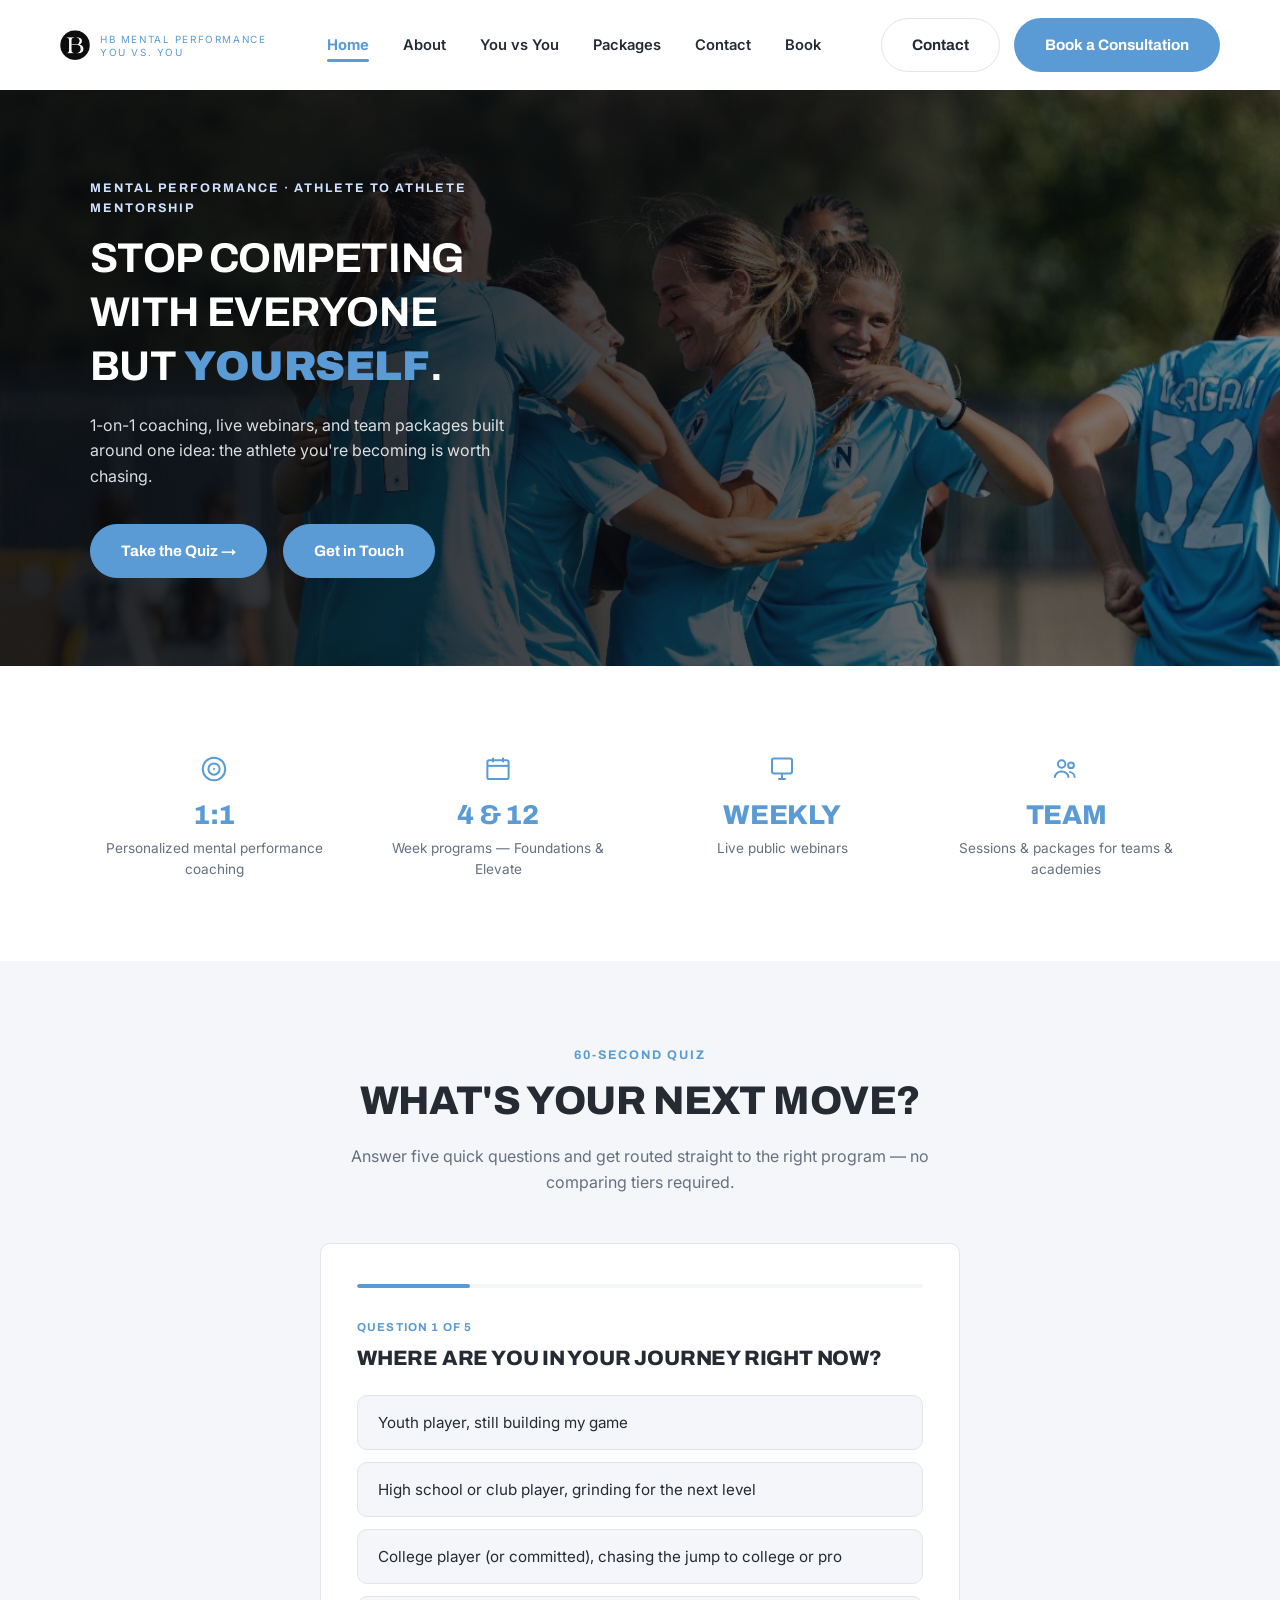
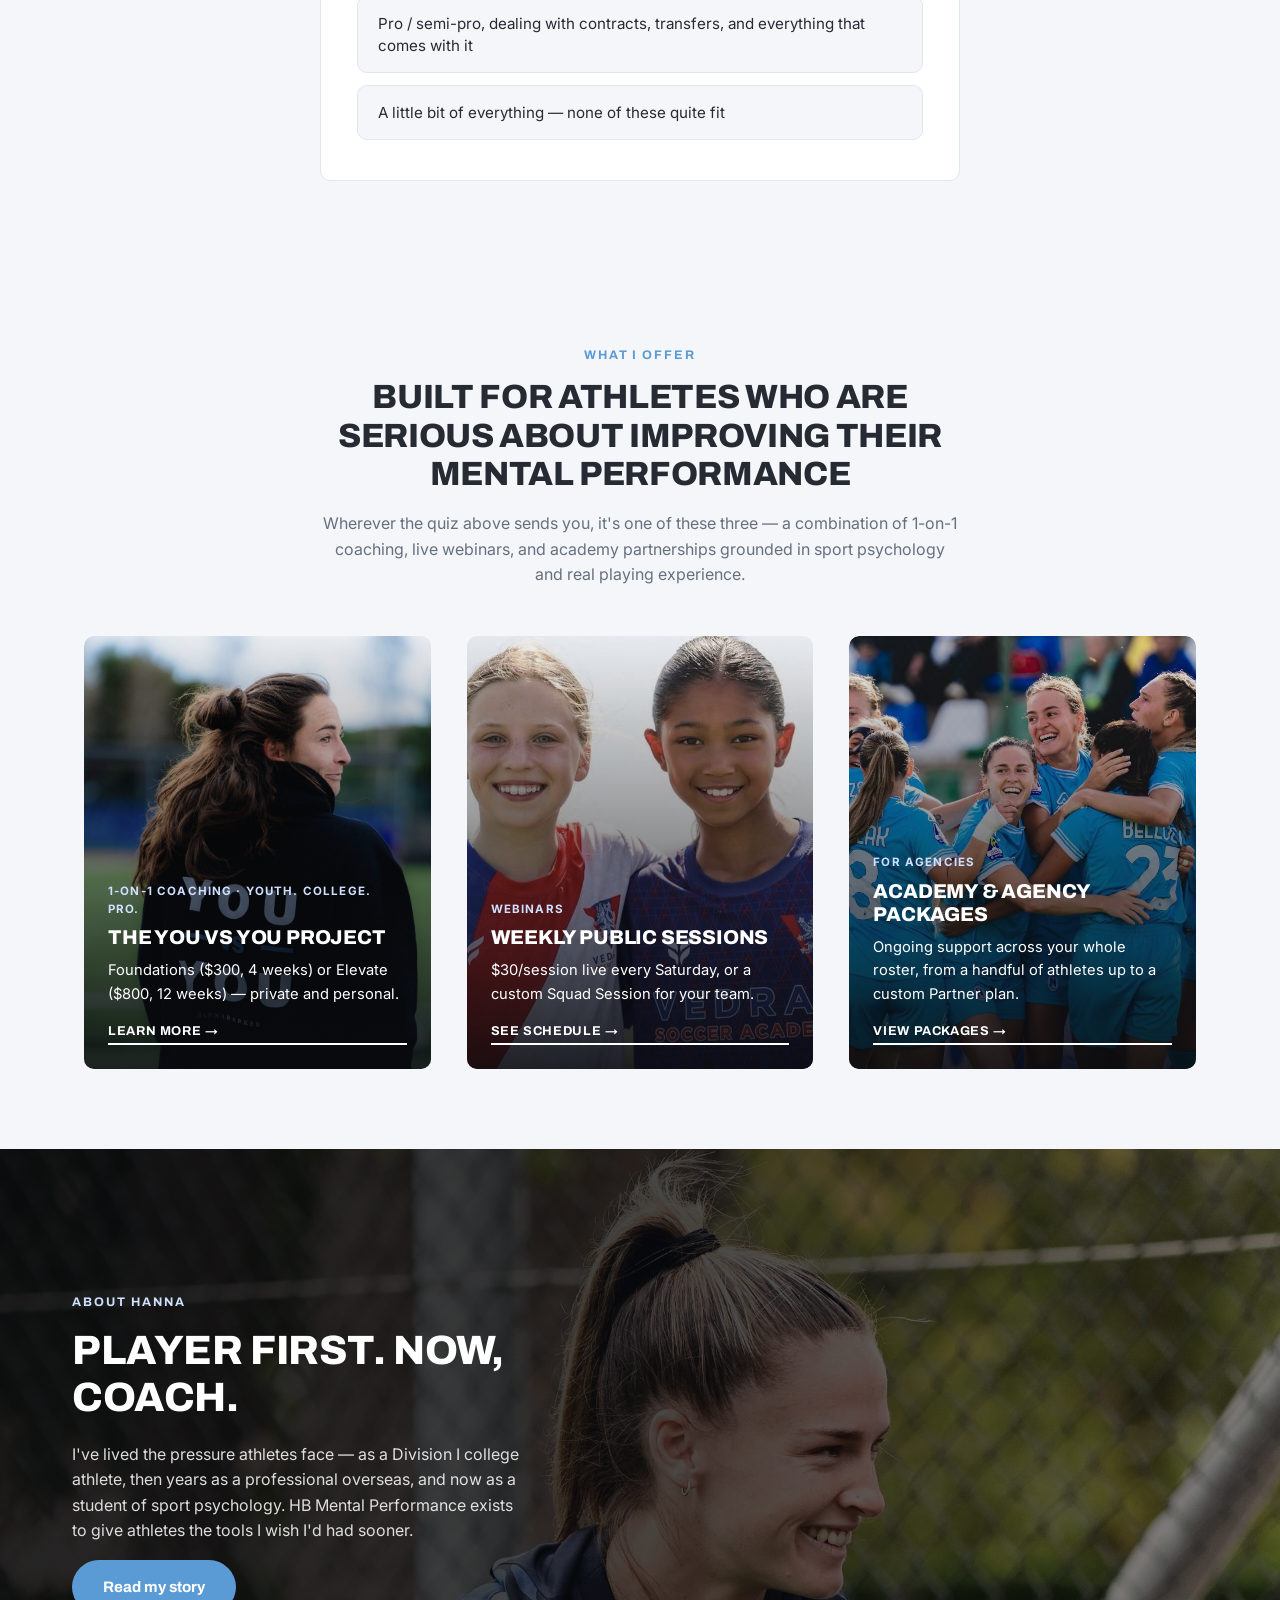
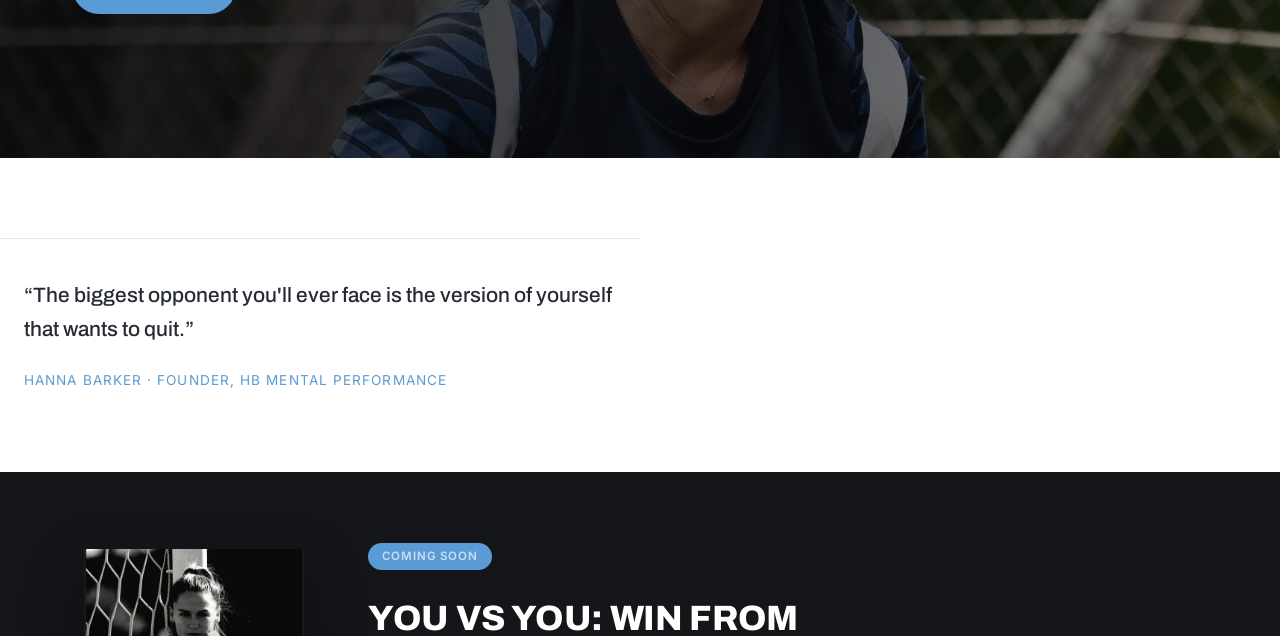
<file: athlete-hub.html>
<!doctype html>
<html lang="en">
<head>
<meta charset="UTF-8">
<meta http-equiv="refresh" content="0; url=index.html">
<meta name="viewport" content="width=device-width, initial-scale=1.0">
<meta name="robots" content="noindex, nofollow">
<title>Redirecting&hellip; | HB Mental Performance</title>
<link rel="canonical" href="index.html">
</head>
<body>
<p>This page is not available right now. <a href="index.html">Return home</a>.</p>
</body>
</html>
</file>
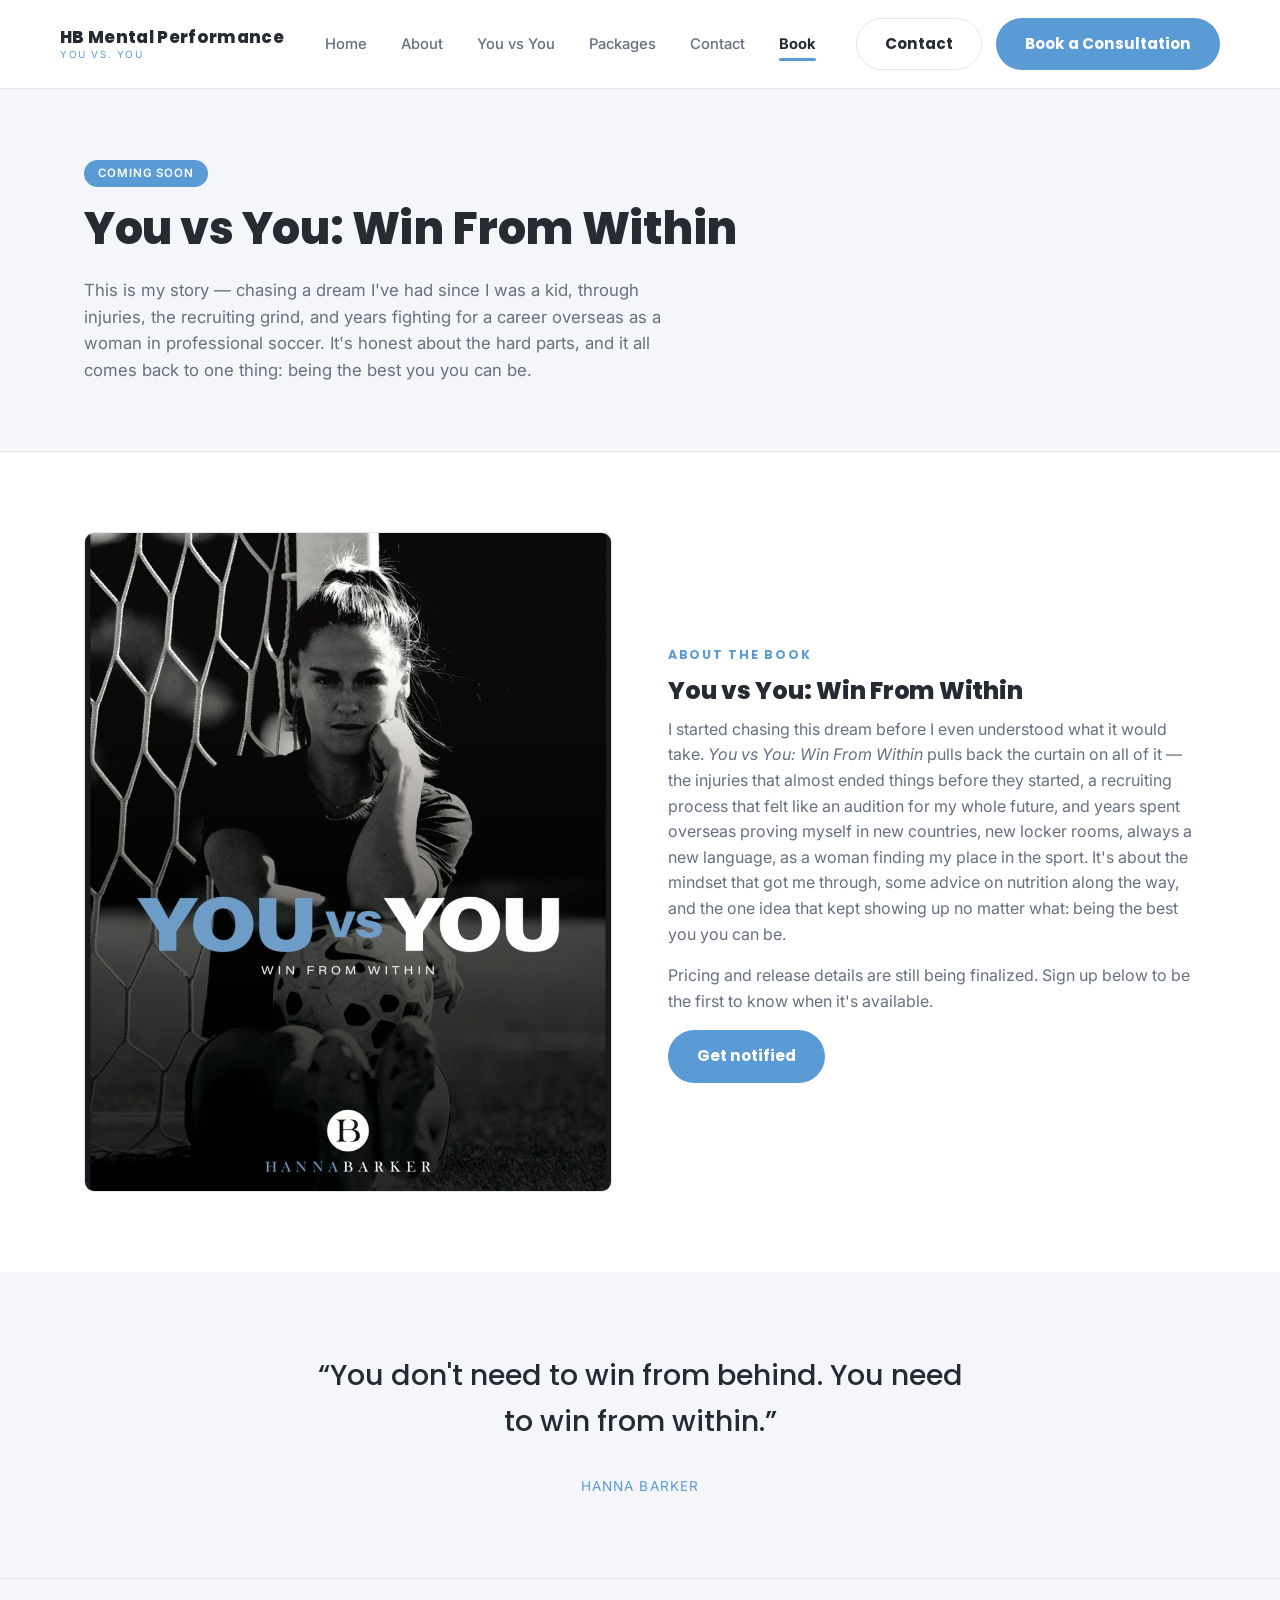
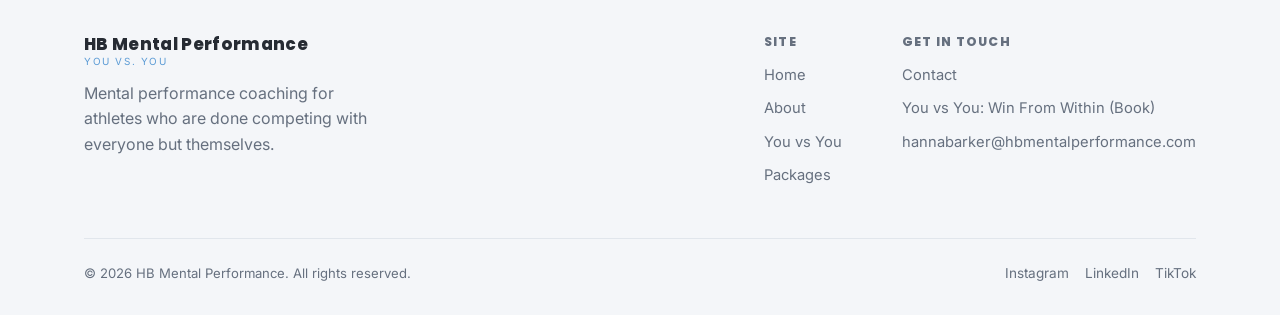
<file: book.html>
<!doctype html>
<html lang="en">
<head>
<meta charset="UTF-8">
<meta name="viewport" content="width=device-width, initial-scale=1.0">
<title>Book | HB Mental Performance</title>
<meta name="description" content="You vs You: Win From Within — Hanna Barker's story of chasing a childhood dream through injuries, college recruiting, and years fighting for a career overseas as a woman in professional soccer.">
<link rel="preconnect" href="https://fonts.googleapis.com">
<link href="https://fonts.googleapis.com/css2?family=Poppins:wght@500;600;700&family=Inter:wght@400;500;600&display=swap" rel="stylesheet">
<link rel="stylesheet" href="styles.css">
</head>
<body>
<header class="site-header">
  <div class="container nav">
    <a href="index.html" class="nav-logo">HB Mental Performance<span>You vs. You</span></a>
    <button class="nav-toggle" aria-label="Toggle navigation" aria-expanded="false">
      <span></span><span></span><span></span>
    </button>
    <ul class="nav-links">
      <li><a href="index.html">Home</a></li>
      <li><a href="about.html">About</a></li>
      <li><a href="you-vs-you.html">You vs You</a></li>
      <li><a href="packages.html">Packages</a></li>
      <li><a href="contact.html">Contact</a></li>
      <li><a href="book.html">Book</a></li>
    </ul>
    <div class="nav-cta">
      <a href="contact.html" class="btn btn-outline">Contact</a>
      <a href="contact.html#book-a-consultation" class="btn btn-primary">Book a Consultation</a>
    </div>
  </div>
</header>

<section class="page-hero">
  <div class="container">
    <p class="badge-soon">Coming Soon</p>
    <h1>You vs You: Win From Within</h1>
    <p class="lead">This is my story &mdash; chasing a dream I've had since I was a kid, through injuries, the recruiting grind, and years fighting for a career overseas as a woman in professional soccer. It's honest about the hard parts, and it all comes back to one thing: being the best you you can be.</p>
  </div>
</section>

<section>
  <div class="container two-col">
    <div class="image-placeholder has-photo">
      <img src="images/book-cover-you-vs-you.jpg" alt="You vs You: Win From Within book cover" loading="lazy">
    </div>
    <div>
      <p class="eyebrow">About the Book</p>
      <h2>You vs You: Win From Within</h2>
      <p>I started chasing this dream before I even understood what it would take. <em>You vs You: Win From Within</em> pulls back the curtain on all of it &mdash; the injuries that almost ended things before they started, a recruiting process that felt like an audition for my whole future, and years spent overseas proving myself in new countries, new locker rooms, always a new language, as a woman finding my place in the sport. It's about the mindset that got me through, some advice on nutrition along the way, and the one idea that kept showing up no matter what: being the best you you can be.</p>
      <p>Pricing and release details are still being finalized. Sign up below to be the first to know when it's available.</p>
      <a href="contact.html" class="btn btn-primary">Get notified</a>
    </div>
  </div>
</section>

<section class="section-alt">
  <div class="container quote-block">
    <p>&ldquo;You don't need to win from behind. You need to win from within.&rdquo;</p>
    <span>Hanna Barker</span>
  </div>
</section>
<footer class="site-footer">
  <div class="container">
    <div class="footer-top">
      <div class="footer-brand">
        <a href="index.html" class="nav-logo">HB Mental Performance<span>You vs. You</span></a>
        <p style="margin-top:14px;">Mental performance coaching for athletes who are done competing with everyone but themselves.</p>
      </div>
      <div class="footer-cols">
        <div class="footer-col">
          <h4>Site</h4>
          <a href="index.html">Home</a>
          <a href="about.html">About</a>
          <a href="you-vs-you.html">You vs You</a>
          <a href="packages.html">Packages</a>
        </div>
        <div class="footer-col">
          <h4>Get in touch</h4>
          <a href="contact.html">Contact</a>
          <a href="book.html">You vs You: Win From Within (Book)</a>
          <a href="mailto:hannabarker@hbmentalperformance.com">hannabarker@hbmentalperformance.com</a>
        </div>
      </div>
    </div>
    <div class="footer-bottom">
      <span>&copy; <span id="year"></span> HB Mental Performance. All rights reserved.</span>
      <div class="social-links">
        <a href="#">Instagram</a>
        <a href="#">LinkedIn</a>
        <a href="#">TikTok</a>
      </div>
    </div>
  </div>
</footer>
<script>document.getElementById('year').textContent = new Date().getFullYear();</script>
<script src="script.js"></script>
</body>
</html>
</file>
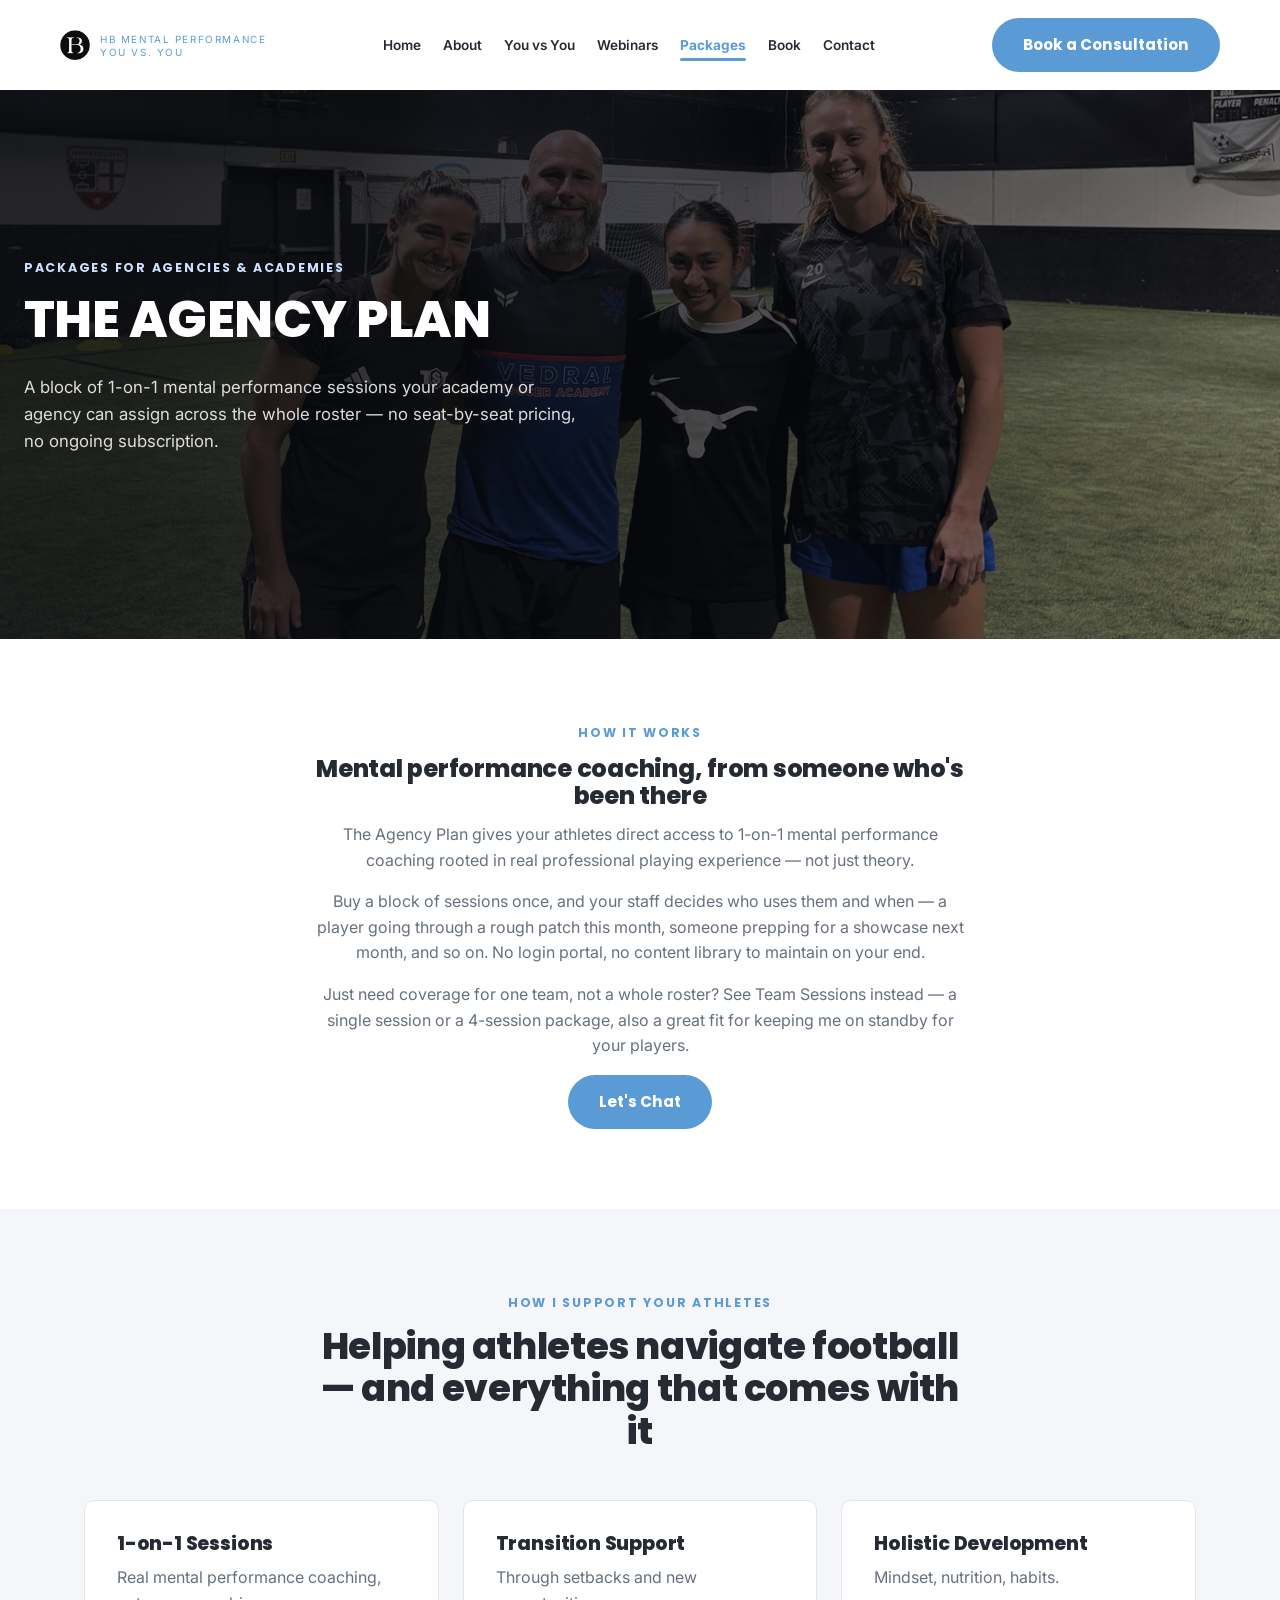
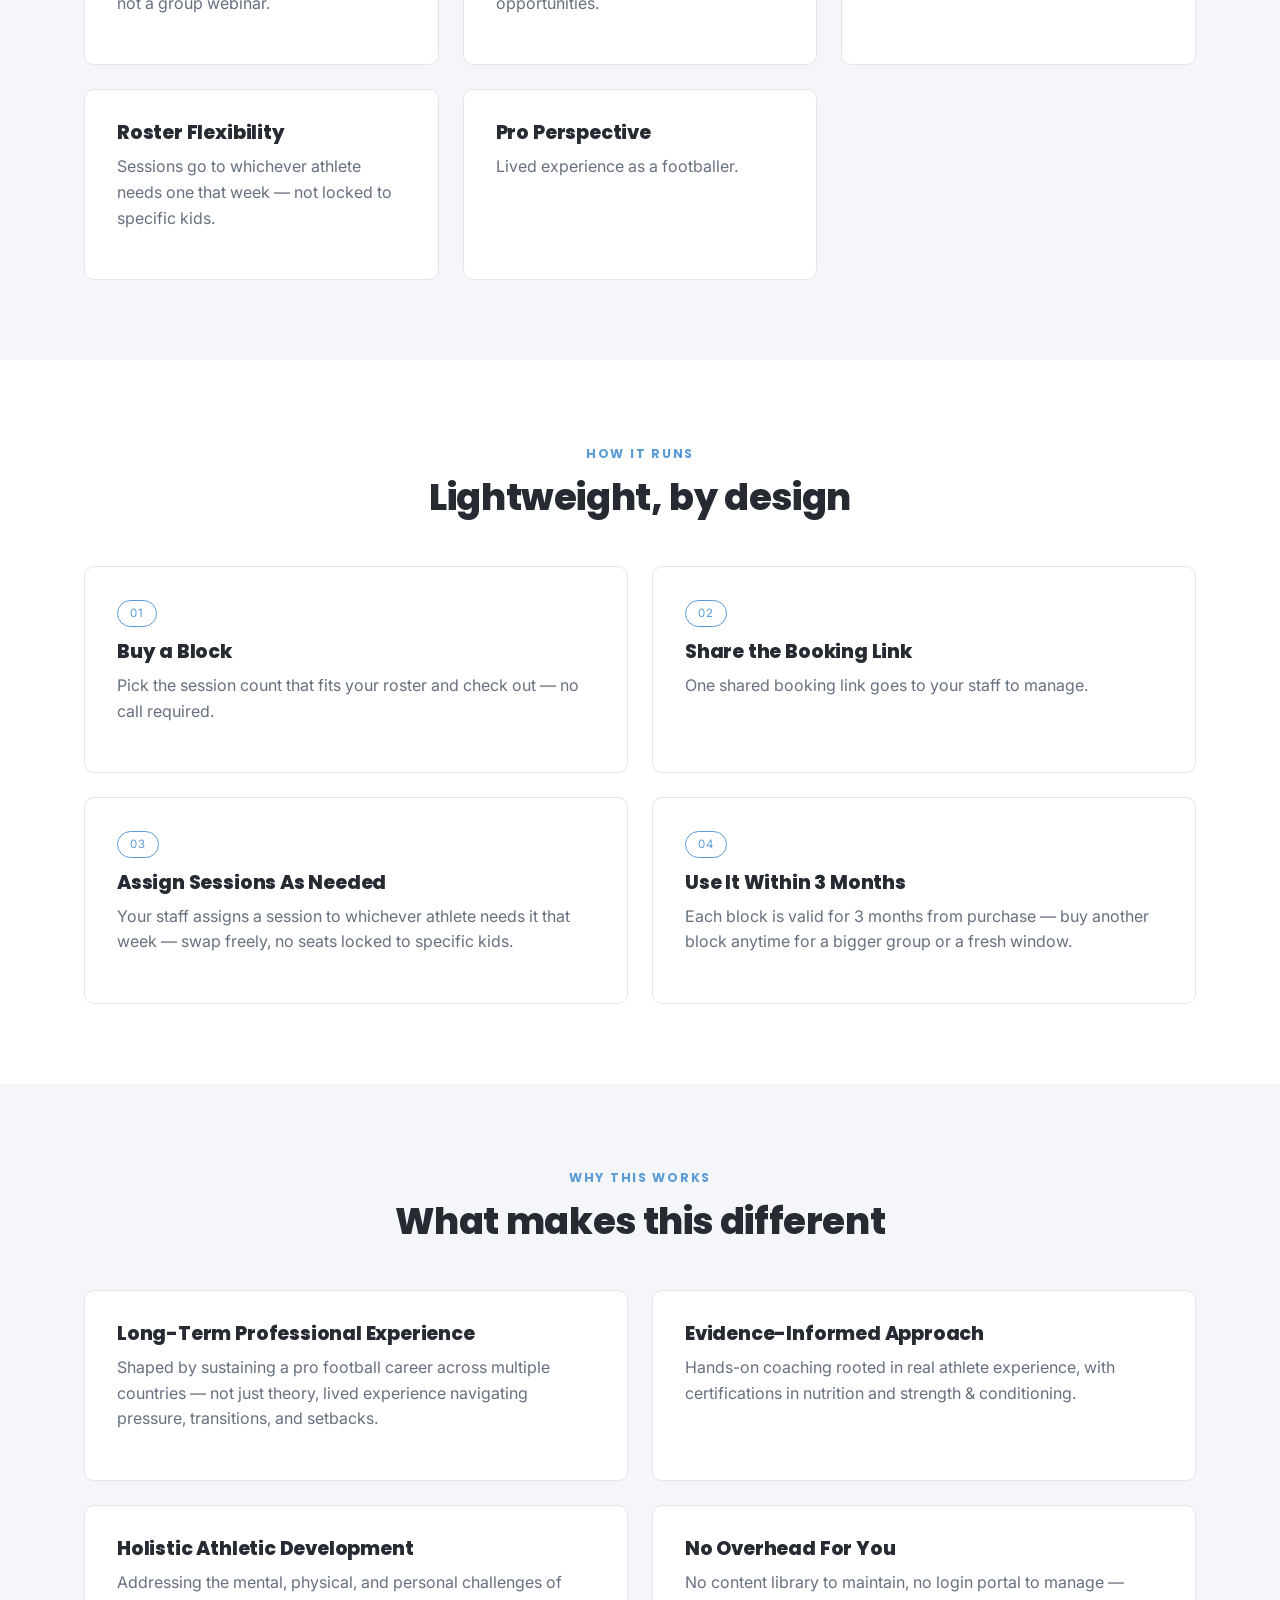
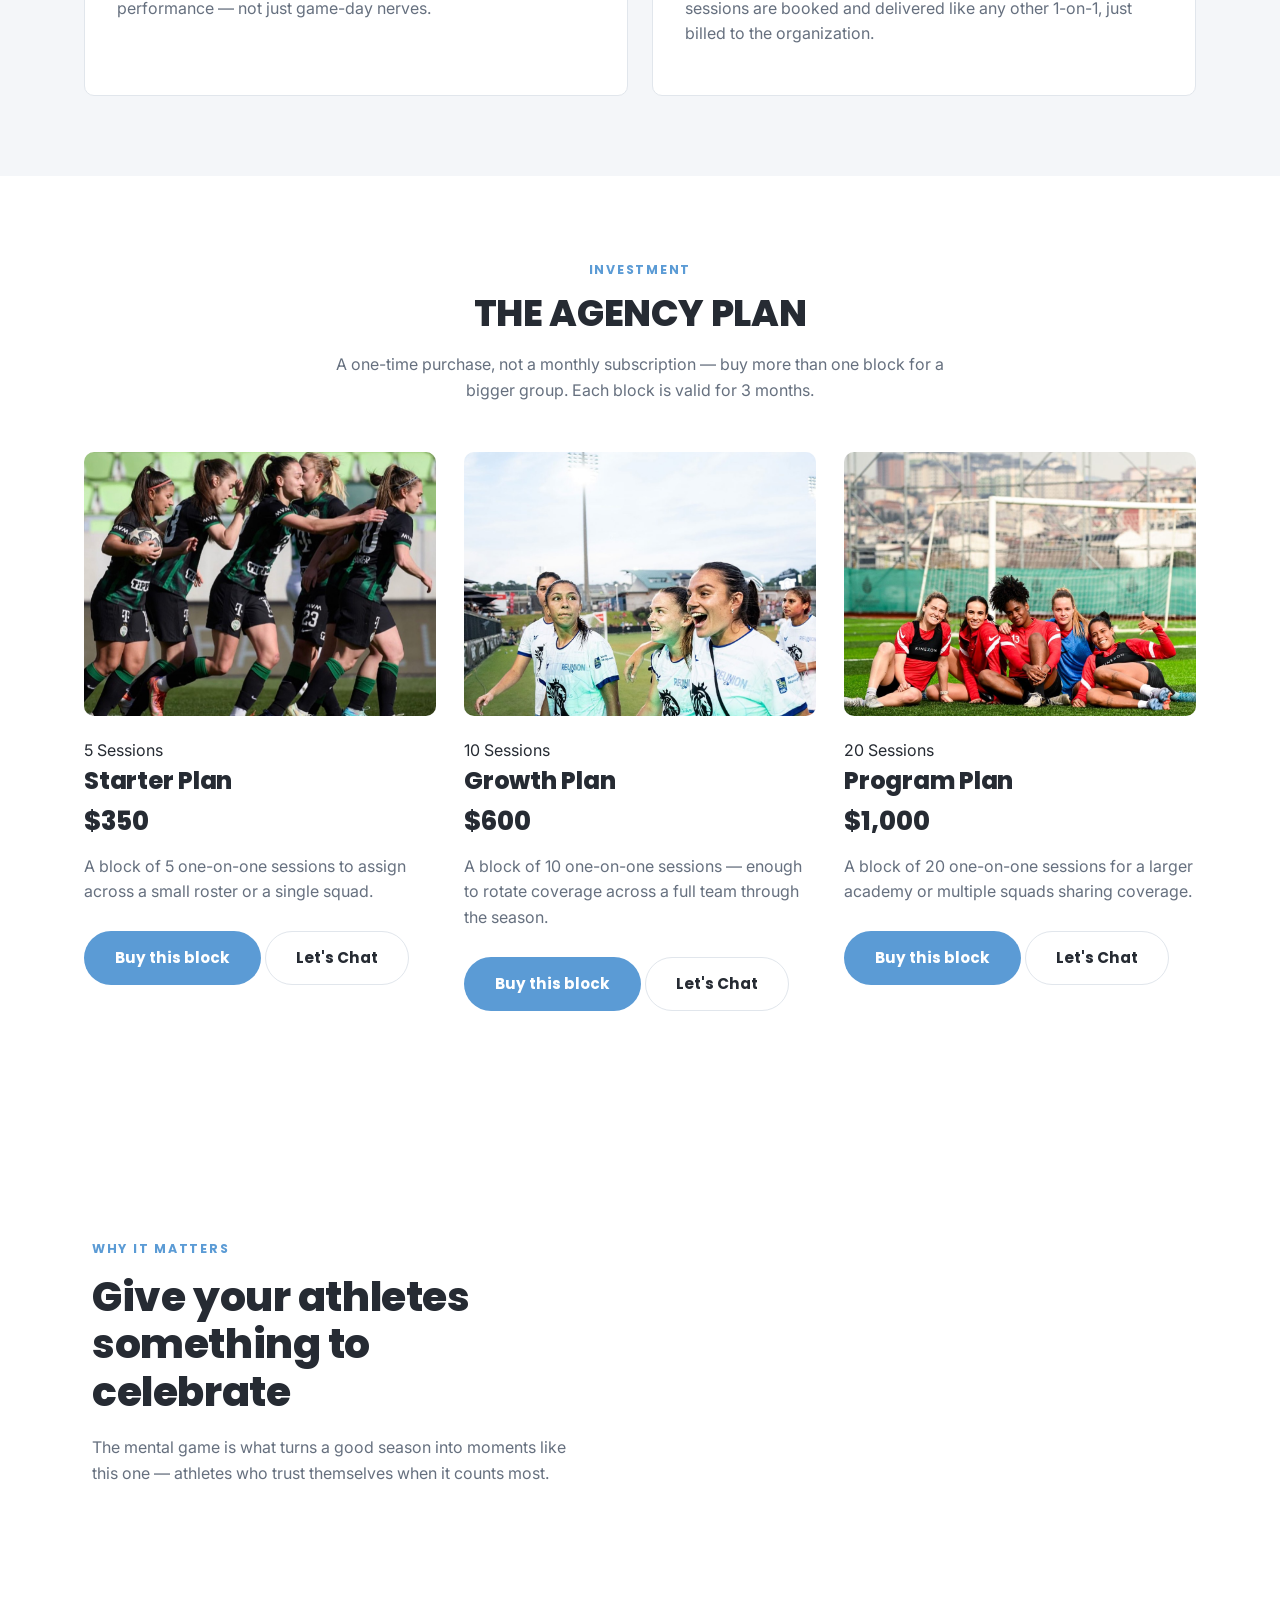
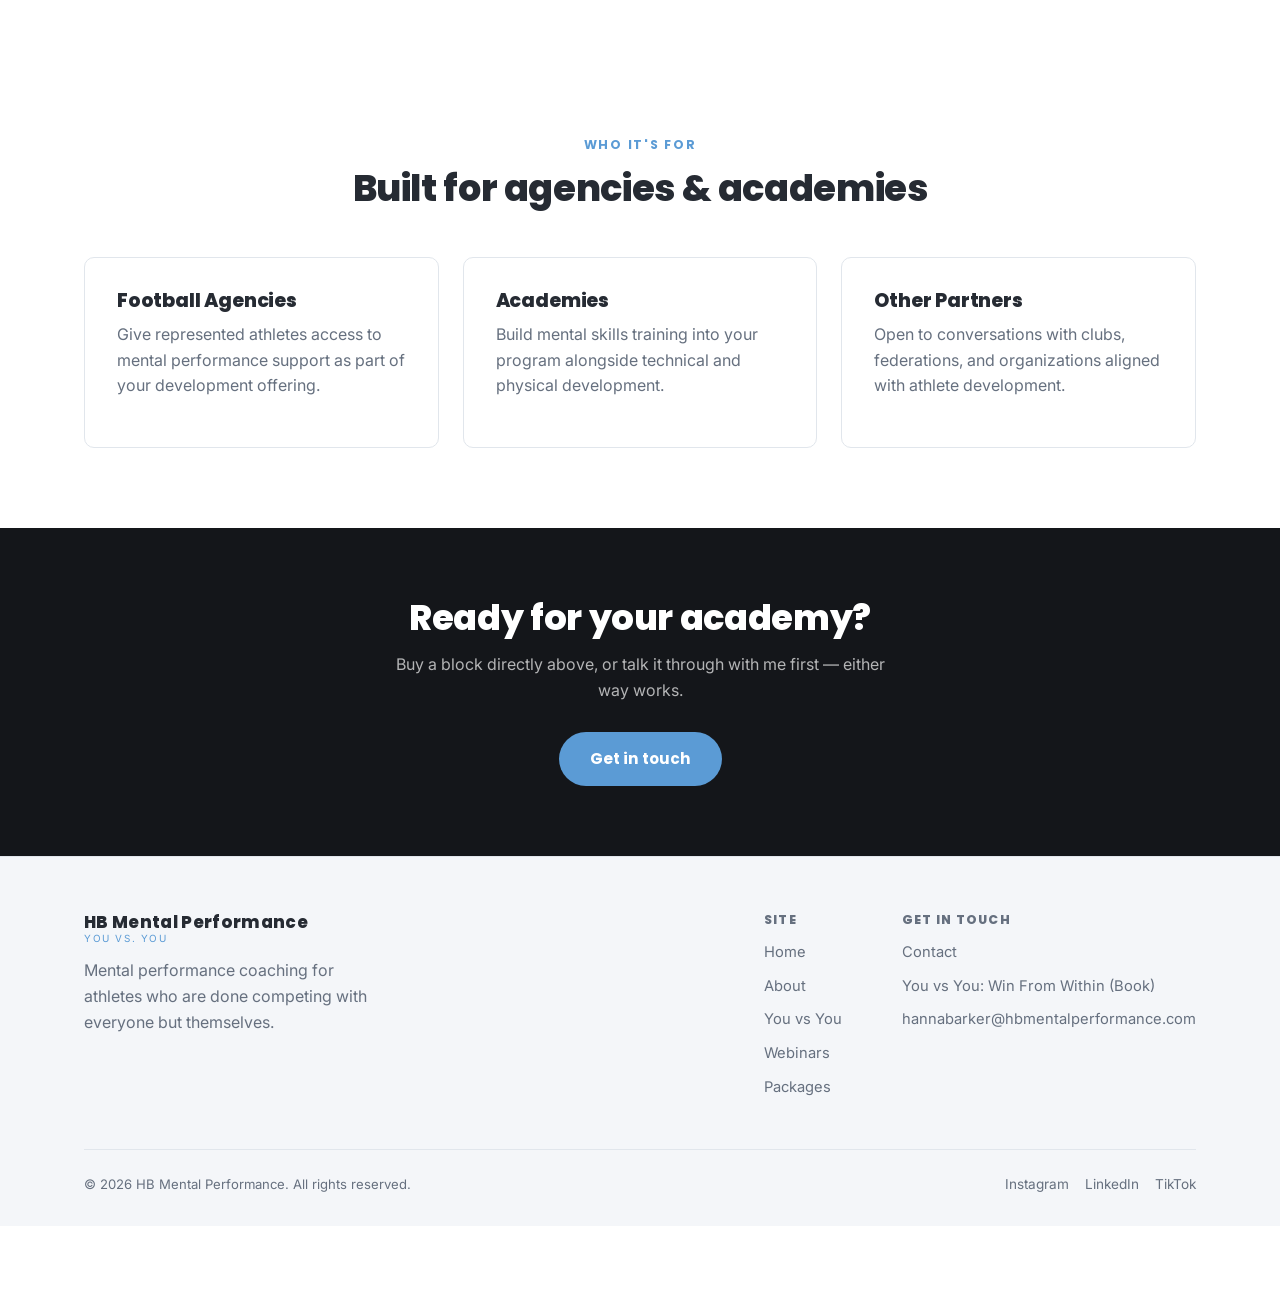
<file: collaborations.html>
<!doctype html>
<html lang="en">
<head>
<meta charset="UTF-8">
<meta http-equiv="refresh" content="0; url=packages.html">
<meta name="viewport" content="width=device-width, initial-scale=1.0">
<title>Redirecting… | HB Mental Performance</title>
<link rel="canonical" href="packages.html">
</head>
<body>
<p>This page has moved to <a href="packages.html">Packages</a>.</p>
</body>
</html>
</file>
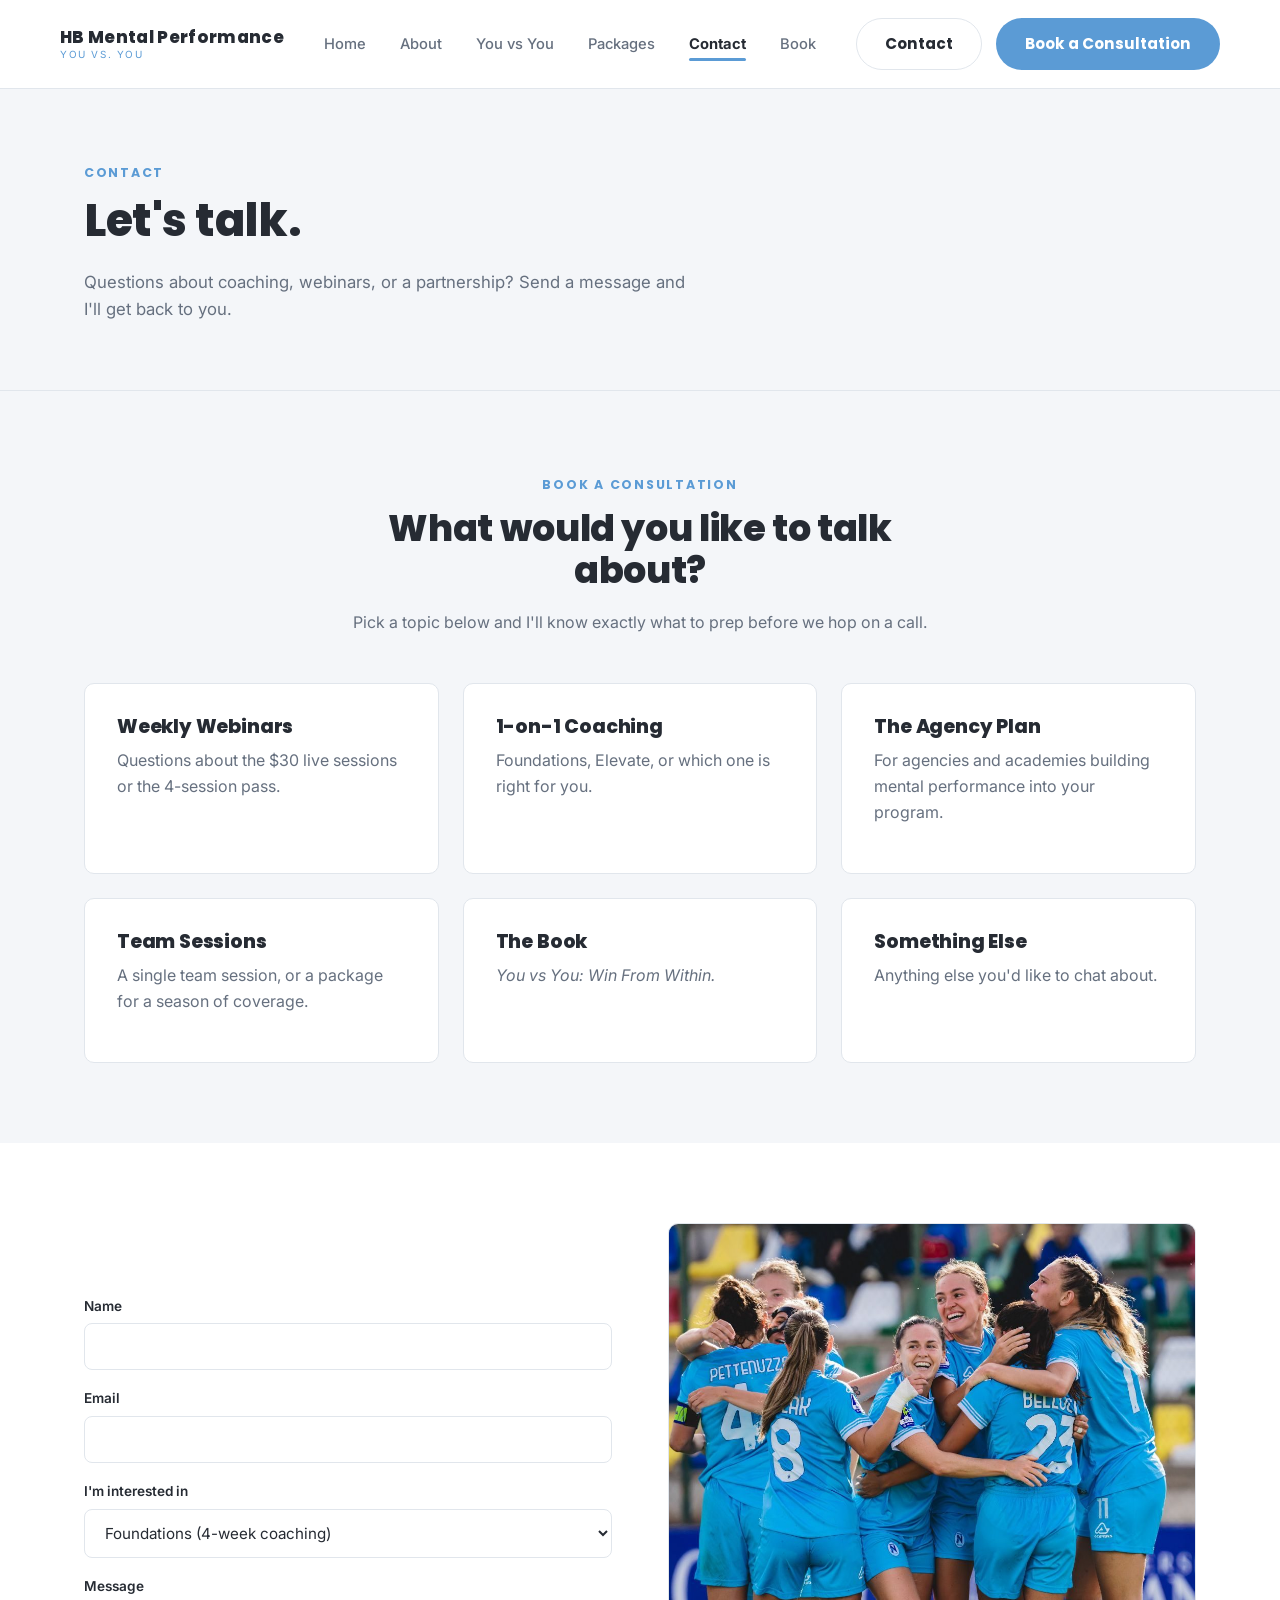
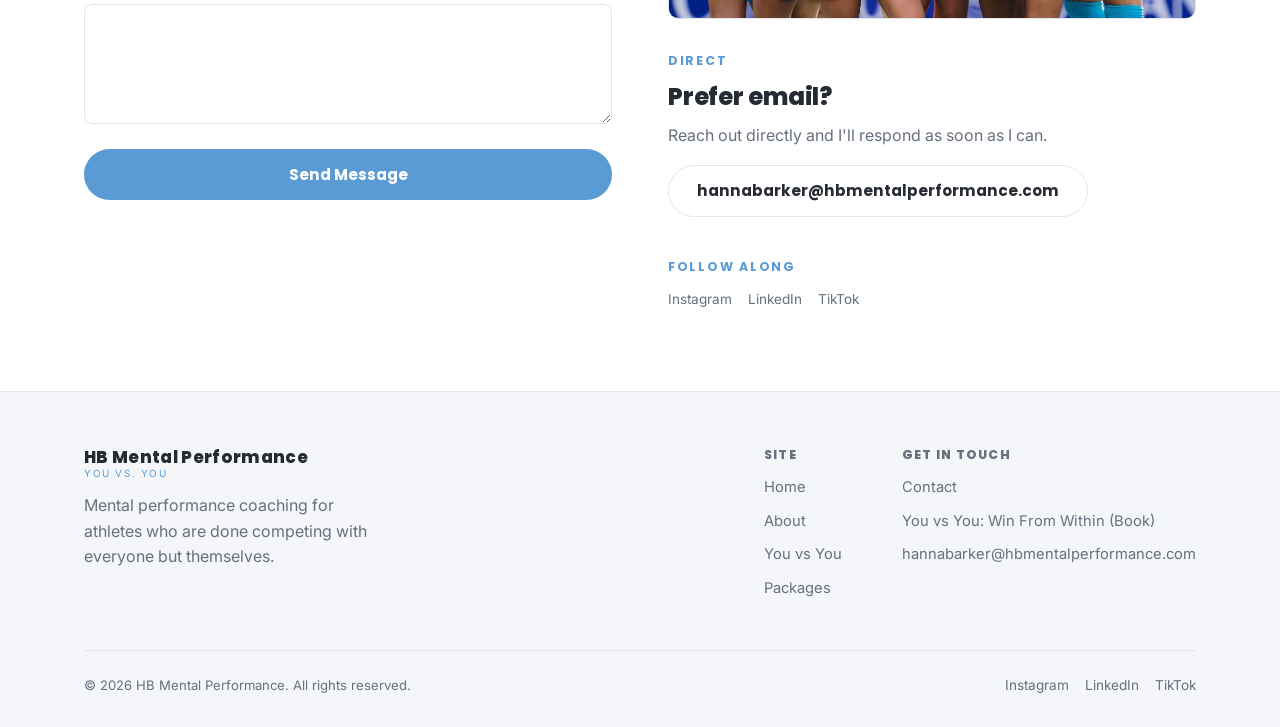
<file: contact.html>
<!doctype html>
<html lang="en">
<head>
<meta charset="UTF-8">
<meta name="viewport" content="width=device-width, initial-scale=1.0">
<title>Contact | HB Mental Performance</title>
<meta name="description" content="Get in touch with HB Mental Performance about coaching, webinars, or partnership opportunities.">
<link rel="preconnect" href="https://fonts.googleapis.com">
<link href="https://fonts.googleapis.com/css2?family=Poppins:wght@500;600;700&family=Inter:wght@400;500;600&display=swap" rel="stylesheet">
<link rel="stylesheet" href="styles.css">
</head>
<body>
<header class="site-header">
  <div class="container nav">
    <a href="index.html" class="nav-logo">HB Mental Performance<span>You vs. You</span></a>
    <button class="nav-toggle" aria-label="Toggle navigation" aria-expanded="false">
      <span></span><span></span><span></span>
    </button>
    <ul class="nav-links">
      <li><a href="index.html">Home</a></li>
      <li><a href="about.html">About</a></li>
      <li><a href="you-vs-you.html">You vs You</a></li>
      <li><a href="packages.html">Packages</a></li>
      <li><a href="contact.html">Contact</a></li>
      <li><a href="book.html">Book</a></li>
    </ul>
    <div class="nav-cta">
      <a href="contact.html" class="btn btn-outline">Contact</a>
      <a href="contact.html#book-a-consultation" class="btn btn-primary">Book a Consultation</a>
    </div>
  </div>
</header>

<section class="page-hero">
  <div class="container">
    <p class="eyebrow">Contact</p>
    <h1>Let's talk.</h1>
    <p class="lead">Questions about coaching, webinars, or a partnership? Send a message and I'll get back to you.</p>
  </div>
</section>

<section class="section-alt" id="book-a-consultation">
  <div class="container">
    <div class="section-head">
      <p class="eyebrow">Book a Consultation</p>
      <h2>What would you like to talk about?</h2>
      <p>Pick a topic below and I'll know exactly what to prep before we hop on a call.</p>
    </div>
    <div class="grid grid-3">
      <a href="https://calendly.com/hbarker000024/30min?a1=Weekly%20Webinars" target="_blank" rel="noopener" class="card">
        <h3>Weekly Webinars</h3>
        <p>Questions about the $30 live sessions or the 4-session pass.</p>
      </a>
      <a href="https://calendly.com/hbarker000024/30min?a1=1-on-1%20Coaching%20(Foundations%20or%20Elevate)" target="_blank" rel="noopener" class="card">
        <h3>1-on-1 Coaching</h3>
        <p>Foundations, Elevate, or which one is right for you.</p>
      </a>
      <a href="https://calendly.com/hbarker000024/30min?a1=The%20Agency%20Plan" target="_blank" rel="noopener" class="card">
        <h3>The Agency Plan</h3>
        <p>For agencies and academies building mental performance into your program.</p>
      </a>
      <a href="https://calendly.com/hbarker000024/30min?a1=Team%20Sessions" target="_blank" rel="noopener" class="card">
        <h3>Team Sessions</h3>
        <p>A single team session, or a package for a season of coverage.</p>
      </a>
      <a href="https://calendly.com/hbarker000024/30min?a1=The%20Book" target="_blank" rel="noopener" class="card">
        <h3>The Book</h3>
        <p><em>You vs You: Win From Within.</em></p>
      </a>
      <a href="https://calendly.com/hbarker000024/30min?a1=Something%20else" target="_blank" rel="noopener" class="card">
        <h3>Something Else</h3>
        <p>Anything else you'd like to chat about.</p>
      </a>
    </div>
  </div>
</section>

<section>
  <div class="container two-col">
    <form class="form" id="contact-form" name="contact" method="POST" data-netlify="true" netlify-honeypot="bot-field">
      <input type="hidden" name="form-name" value="contact">
      <p style="display:none;"><label>Don't fill this out if you're human: <input name="bot-field"></label></p>
      <div>
        <label for="name">Name</label>
        <input type="text" id="name" name="name" required>
      </div>
      <div>
        <label for="email">Email</label>
        <input type="email" id="email" name="email" required>
      </div>
      <div>
        <label for="interest">I'm interested in</label>
        <select id="interest" name="interest">
          <option>Foundations (4-week coaching)</option>
          <option>Elevate (12-week coaching)</option>
          <option>Weekly webinars</option>
          <option>The Agency Plan</option>
          <option>Something else</option>
        </select>
      </div>
      <div>
        <label for="message">Message</label>
        <textarea id="message" name="message" required></textarea>
      </div>
      <button type="submit" class="btn btn-primary">Send Message</button>
      <p id="form-status" style="margin-top:4px;"></p>
    </form>
    <div>
      <div class="image-placeholder has-photo" style="aspect-ratio:4/3; margin-bottom:28px;">
        <img src="images/team-celebration.jpg" alt="Hanna Barker celebrating with teammates" loading="lazy">
      </div>
      <p class="eyebrow">Direct</p>
      <h2>Prefer email?</h2>
      <p>Reach out directly and I'll respond as soon as I can.</p>
      <a href="mailto:hannabarker@hbmentalperformance.com" class="btn btn-outline">hannabarker@hbmentalperformance.com</a>
      <p class="eyebrow" style="margin-top:40px;">Follow along</p>
      <div class="social-links">
        <a href="#">Instagram</a>
        <a href="#">LinkedIn</a>
        <a href="#">TikTok</a>
      </div>
    </div>
  </div>
</section>
<footer class="site-footer">
  <div class="container">
    <div class="footer-top">
      <div class="footer-brand">
        <a href="index.html" class="nav-logo">HB Mental Performance<span>You vs. You</span></a>
        <p style="margin-top:14px;">Mental performance coaching for athletes who are done competing with everyone but themselves.</p>
      </div>
      <div class="footer-cols">
        <div class="footer-col">
          <h4>Site</h4>
          <a href="index.html">Home</a>
          <a href="about.html">About</a>
          <a href="you-vs-you.html">You vs You</a>
          <a href="packages.html">Packages</a>
        </div>
        <div class="footer-col">
          <h4>Get in touch</h4>
          <a href="contact.html">Contact</a>
          <a href="book.html">You vs You: Win From Within (Book)</a>
          <a href="mailto:hannabarker@hbmentalperformance.com">hannabarker@hbmentalperformance.com</a>
        </div>
      </div>
    </div>
    <div class="footer-bottom">
      <span>&copy; <span id="year"></span> HB Mental Performance. All rights reserved.</span>
      <div class="social-links">
        <a href="#">Instagram</a>
        <a href="#">LinkedIn</a>
        <a href="#">TikTok</a>
      </div>
    </div>
  </div>
</footer>
<script>document.getElementById('year').textContent = new Date().getFullYear();</script>
<script src="script.js"></script>
</body>
</html>
</file>
<file: styles.css>
/* ============================================
   HB Mental Performance — global stylesheet
   ============================================ */

:root {
  --color-bg: #ffffff;
  --color-bg-alt: #f4f6f9;
  --color-surface: #ffffff;
  --color-border: #e1e6ec;
  --color-text: #262b33;
  --color-text-muted: #66707f;
  --color-accent: #5b9bd5;      /* baby blue */
  --color-accent-hover: #4a87c0;
  --color-accent-dark: #262b33;
  --font-heading: 'Poppins', 'Segoe UI', system-ui, sans-serif;
  --font-body: 'Inter', 'Segoe UI', system-ui, sans-serif;
  --max-width: 1160px;
  --radius: 10px;
  --transition: 0.2s ease;
}

* { box-sizing: border-box; }

html { scroll-behavior: smooth; }

body {
  margin: 0;
  background: var(--color-bg);
  color: var(--color-text);
  font-family: var(--font-body);
  line-height: 1.6;
  -webkit-font-smoothing: antialiased;
}

img { max-width: 100%; display: block; }

a { color: inherit; text-decoration: none; }

h1, h2, h3, h4 {
  font-family: var(--font-heading);
  font-weight: 800;
  line-height: 1.15;
  margin: 0 0 0.5em;
  letter-spacing: -0.01em;
}

p { margin: 0 0 1em; color: var(--color-text-muted); }

.container {
  max-width: var(--max-width);
  margin: 0 auto;
  padding: 0 24px;
}

.eyebrow {
  display: inline-block;
  font-family: var(--font-heading);
  font-weight: 700;
  font-size: 0.78rem;
  letter-spacing: 0.14em;
  text-transform: uppercase;
  color: var(--color-accent);
  margin-bottom: 12px;
}

/* ---------- Buttons ---------- */
.btn {
  display: inline-flex;
  align-items: center;
  justify-content: center;
  gap: 8px;
  padding: 13px 28px;
  border-radius: 999px;
  font-family: var(--font-heading);
  font-weight: 700;
  font-size: 0.95rem;
  cursor: pointer;
  border: 1px solid transparent;
  transition: transform var(--transition), background var(--transition), border-color var(--transition), color var(--transition);
  white-space: nowrap;
}
.btn:hover { transform: translateY(-1px); }

.btn-primary {
  background: var(--color-accent);
  color: #ffffff;
}
.btn-primary:hover { background: var(--color-accent-hover); }

.btn-outline {
  background: transparent;
  border-color: var(--color-border);
  color: var(--color-text);
}
.btn-outline:hover { border-color: var(--color-accent); color: var(--color-accent); }

/* ---------- Header / Nav ---------- */
.site-header {
  position: sticky;
  top: 0;
  z-index: 100;
  background: rgba(255, 255, 255, 0.92);
  backdrop-filter: blur(10px);
  border-bottom: 1px solid var(--color-border);
}

.nav {
  display: flex;
  align-items: center;
  justify-content: space-between;
  padding: 18px 0;
}

.nav-logo {
  font-family: var(--font-heading);
  font-weight: 800;
  font-size: 1.05rem;
  letter-spacing: 0.02em;
  display: flex;
  flex-direction: column;
  line-height: 1.1;
}
.nav-logo span {
  font-family: var(--font-body);
  font-weight: 400;
  font-size: 0.62rem;
  letter-spacing: 0.16em;
  text-transform: uppercase;
  color: var(--color-accent);
  margin-top: 2px;
}

.nav-links {
  display: flex;
  align-items: center;
  gap: 34px;
  list-style: none;
  margin: 0;
  padding: 0;
}

.nav-links a {
  font-size: 0.92rem;
  font-weight: 500;
  color: var(--color-text-muted);
  transition: color var(--transition);
  position: relative;
}
.nav-links a:hover,
.nav-links a.active { color: var(--color-text); }
.nav-links a.active { font-weight: 700; }
.nav-links a.active::after {
  content: '';
  position: absolute;
  left: 0; right: 0; bottom: -8px;
  height: 3px;
  background: var(--color-accent);
  border-radius: 2px;
}

.nav-cta { display: flex; align-items: center; gap: 14px; }

.nav-toggle {
  display: none;
  flex-direction: column;
  gap: 5px;
  background: none;
  border: none;
  cursor: pointer;
  padding: 6px;
}
.nav-toggle span {
  width: 24px;
  height: 2px;
  background: var(--color-text);
  border-radius: 2px;
  transition: transform var(--transition), opacity var(--transition);
}

@media (max-width: 860px) {
  .nav-links {
    position: absolute;
    top: 100%;
    left: 0;
    right: 0;
    background: var(--color-bg-alt);
    border-bottom: 1px solid var(--color-border);
    flex-direction: column;
    align-items: flex-start;
    gap: 0;
    max-height: 0;
    overflow: hidden;
    transition: max-height var(--transition);
  }
  .nav-links.open { max-height: 420px; }
  .nav-links li { width: 100%; }
  .nav-links a {
    display: block;
    padding: 16px 24px;
    width: 100%;
    border-bottom: 1px solid var(--color-border);
  }
  .nav-cta .btn-outline { display: none; }
  .nav-toggle { display: flex; }
}

/* ---------- Hero ---------- */
.hero {
  padding: 100px 0 90px;
  text-align: center;
  background:
    radial-gradient(ellipse at 50% -10%, rgba(91, 155, 213, 0.14), transparent 55%),
    var(--color-bg);
}
.hero h1 {
  font-size: clamp(2.4rem, 5vw, 4rem);
  max-width: 820px;
  margin: 0 auto 20px;
}
.hero h1 em {
  font-style: normal;
  color: var(--color-accent);
}
.hero p.lead {
  max-width: 620px;
  margin: 0 auto 34px;
  font-size: 1.1rem;
}
.hero-actions {
  display: flex;
  gap: 16px;
  justify-content: center;
  flex-wrap: wrap;
}

.hero-grid {
  display: grid;
  grid-template-columns: 1.1fr 0.9fr;
  gap: 48px;
  align-items: center;
  text-align: left;
}
.hero-copy { text-align: left; }
.hero-copy h1 { margin: 0 0 20px; max-width: none; }
.hero-copy p.lead { margin: 0 0 34px; max-width: none; }
.hero-copy .hero-actions { justify-content: flex-start; }
.hero-photo {
  border-radius: var(--radius);
  overflow: hidden;
  aspect-ratio: 4 / 3;
  border: 1px solid var(--color-border);
}
.hero-photo img {
  width: 100%;
  height: 100%;
  object-fit: cover;
  object-position: 50% 25%;
  display: block;
}
@media (max-width: 860px) {
  .hero-grid { grid-template-columns: 1fr; text-align: center; }
  .hero-copy { text-align: center; }
  .hero-copy .hero-actions { justify-content: center; }
  .hero-photo { max-width: 480px; margin: 0 auto; }
}

.page-hero {
  padding: 70px 0 50px;
  border-bottom: 1px solid var(--color-border);
  background: var(--color-bg-alt);
}
.page-hero h1 { font-size: clamp(2rem, 4vw, 2.8rem); }
.page-hero p.lead { max-width: 620px; font-size: 1.05rem; }

/* ---------- Sections ---------- */
section { padding: 80px 0; }
.section-alt { background: var(--color-bg-alt); }
.section-head { max-width: 640px; margin: 0 auto 48px; text-align: center; }
.section-head h2 { font-size: clamp(1.7rem, 3vw, 2.3rem); }

/* ---------- Cards / grid ---------- */
.grid {
  display: grid;
  gap: 24px;
}
.grid-2 { grid-template-columns: repeat(2, 1fr); }
.grid-3 { grid-template-columns: repeat(3, 1fr); }
@media (max-width: 780px) {
  .grid-2, .grid-3 { grid-template-columns: 1fr; }
}

.card {
  background: var(--color-surface);
  border: 1px solid var(--color-border);
  border-radius: var(--radius);
  padding: 32px;
  transition: border-color var(--transition), transform var(--transition);
}
.card:hover { border-color: var(--color-accent); transform: translateY(-3px); }
a.card { display: block; color: inherit; text-decoration: none; cursor: pointer; }
.card h3 { font-size: 1.2rem; margin-bottom: 10px; }
.card .tag {
  display: inline-block;
  font-size: 0.72rem;
  letter-spacing: 0.08em;
  text-transform: uppercase;
  color: var(--color-accent);
  border: 1px solid var(--color-accent);
  border-radius: 999px;
  padding: 3px 12px;
  margin-bottom: 14px;
}

.two-col {
  display: grid;
  grid-template-columns: 1fr 1fr;
  gap: 56px;
  align-items: center;
}
@media (max-width: 780px) {
  .two-col { grid-template-columns: 1fr; gap: 32px; }
}

.image-placeholder {
  width: 100%;
  aspect-ratio: 4 / 5;
  border-radius: var(--radius);
  background: linear-gradient(160deg, var(--color-surface), var(--color-bg-alt));
  border: 1px solid var(--color-border);
  display: flex;
  align-items: center;
  justify-content: center;
  color: var(--color-text-muted);
  font-family: var(--font-heading);
  font-size: 0.85rem;
  letter-spacing: 0.05em;
  text-align: center;
  padding: 20px;
}

.image-placeholder.has-photo {
  padding: 0;
  overflow: hidden;
}

.image-placeholder.has-photo img {
  width: 100%;
  height: 100%;
  object-fit: cover;
  object-position: 50% 20%;
  display: block;
}

/* ---------- Stats ---------- */
.stats {
  display: grid;
  grid-template-columns: repeat(4, 1fr);
  gap: 24px;
  text-align: center;
}
@media (max-width: 780px) { .stats { grid-template-columns: 1fr 1fr; } }
@media (max-width: 520px) { .stats { grid-template-columns: 1fr; } }
.stat h3 {
  font-size: 2.4rem;
  color: var(--color-accent);
  margin-bottom: 4px;
}
.stat p { margin: 0; font-size: 0.9rem; }

/* ---------- Quote ---------- */
.quote-block {
  text-align: center;
  max-width: 720px;
  margin: 0 auto;
}
.quote-block p {
  font-family: var(--font-heading);
  font-size: clamp(1.3rem, 2.5vw, 1.8rem);
  color: var(--color-text);
  font-weight: 500;
}
.quote-block span {
  color: var(--color-accent);
  font-size: 0.85rem;
  letter-spacing: 0.08em;
  text-transform: uppercase;
}

/* ---------- Form ---------- */
.form {
  display: flex;
  flex-direction: column;
  gap: 18px;
  max-width: 560px;
}
.form label {
  font-size: 0.85rem;
  font-weight: 600;
  margin-bottom: 6px;
  display: block;
}
.form input,
.form textarea,
.form select {
  width: 100%;
  padding: 13px 16px;
  border-radius: 8px;
  border: 1px solid var(--color-border);
  background: var(--color-surface);
  color: var(--color-text);
  font-family: var(--font-body);
  font-size: 0.95rem;
}
.form input:focus,
.form textarea:focus,
.form select:focus {
  outline: none;
  border-color: var(--color-accent);
}
.form textarea { resize: vertical; min-height: 120px; }

/* ---------- CTA band ---------- */
.cta-band {
  background: linear-gradient(135deg, #eaf2f9, #f6f9fc);
  border-top: 1px solid var(--color-border);
  border-bottom: 1px solid var(--color-border);
  text-align: center;
  padding: 70px 0;
}
.cta-band h2 { font-size: clamp(1.6rem, 3vw, 2.2rem); margin-bottom: 14px; }
.cta-band p { max-width: 520px; margin: 0 auto 28px; }

/* ---------- Footer ---------- */
.site-footer {
  border-top: 1px solid var(--color-border);
  padding: 56px 0 30px;
  background: var(--color-bg-alt);
}
.footer-top {
  display: flex;
  justify-content: space-between;
  flex-wrap: wrap;
  gap: 40px;
  margin-bottom: 40px;
}
.footer-brand { max-width: 300px; }
.footer-cols {
  display: flex;
  gap: 60px;
  flex-wrap: wrap;
}
.footer-col h4 {
  font-size: 0.78rem;
  letter-spacing: 0.1em;
  text-transform: uppercase;
  color: var(--color-text-muted);
  margin-bottom: 14px;
}
.footer-col a,
.footer-col p {
  display: block;
  font-size: 0.92rem;
  color: var(--color-text-muted);
  margin-bottom: 10px;
}
.footer-col a:hover { color: var(--color-accent); }
.footer-bottom {
  display: flex;
  justify-content: space-between;
  flex-wrap: wrap;
  gap: 12px;
  padding-top: 24px;
  border-top: 1px solid var(--color-border);
  font-size: 0.82rem;
  color: var(--color-text-muted);
}
.social-links { display: flex; gap: 16px; }
.social-links a {
  color: var(--color-text-muted);
  font-size: 0.85rem;
}
.social-links a:hover { color: var(--color-accent); }

/* ---------- Athlete Hub gate ---------- */
.hub-gate {
  position: fixed;
  inset: 0;
  z-index: 500;
  display: flex;
  align-items: center;
  justify-content: center;
  padding: 24px;
  background:
    radial-gradient(ellipse at 50% -10%, rgba(91, 155, 213, 0.14), transparent 55%),
    var(--color-bg);
}
.hub-gate-box {
  width: 100%;
  max-width: 420px;
  background: var(--color-surface);
  border: 1px solid var(--color-border);
  border-radius: var(--radius);
  padding: 40px 32px;
  text-align: center;
}
.hub-gate-box h1 { font-size: 1.5rem; margin-bottom: 10px; }
.hub-gate-box p.lead { font-size: 0.95rem; margin-bottom: 26px; }
.hub-gate-form {
  display: flex;
  flex-direction: column;
  gap: 14px;
}
.hub-gate-form input {
  width: 100%;
  padding: 13px 16px;
  border-radius: 8px;
  border: 1px solid var(--color-border);
  background: var(--color-bg-alt);
  color: var(--color-text);
  font-family: var(--font-body);
  font-size: 0.95rem;
  text-align: center;
}
.hub-gate-form input:focus { outline: none; border-color: var(--color-accent); }
.hub-gate-error {
  min-height: 1.1em;
  font-size: 0.85rem;
  color: #c94f4f;
}
.hub-gate-note {
  margin-top: 22px;
  font-size: 0.82rem;
  color: var(--color-text-muted);
}
.hub-gate-note a { color: var(--color-accent); }

.hub-content { display: none; }
.hub-content.unlocked { display: block; }

.coming-soon-card { position: relative; }
.coming-soon-card .tag.tag-soon {
  border-color: var(--color-text-muted);
  color: var(--color-text-muted);
}

/* ---------- Athlete Hub module accordion ---------- */
.modules-list {
  display: flex;
  flex-direction: column;
  gap: 16px;
  max-width: 760px;
  margin: 0 auto;
}
.module-card {
  background: var(--color-surface);
  border: 1px solid var(--color-border);
  border-radius: var(--radius);
  padding: 0 28px;
  transition: border-color var(--transition);
}
.module-card[open] { border-color: var(--color-accent); }
.module-card summary {
  cursor: pointer;
  list-style: none;
  display: flex;
  align-items: center;
  justify-content: space-between;
  gap: 16px;
  padding: 22px 0;
  font-family: var(--font-heading);
  font-weight: 600;
  font-size: 1.05rem;
  color: var(--color-text);
}
.module-card summary::-webkit-details-marker { display: none; }
.module-card summary .module-num {
  display: block;
  color: var(--color-accent);
  font-size: 0.72rem;
  letter-spacing: 0.1em;
  text-transform: uppercase;
  font-weight: 600;
  margin-bottom: 4px;
}
.module-card summary .chevron {
  flex-shrink: 0;
  color: var(--color-text-muted);
  transition: transform var(--transition);
}
.module-card[open] summary .chevron { transform: rotate(180deg); color: var(--color-accent); }
.module-body { padding: 0 0 28px; }
.module-body h4 {
  font-size: 0.82rem;
  letter-spacing: 0.08em;
  text-transform: uppercase;
  color: var(--color-accent);
  margin: 22px 0 12px;
}
.module-body ul { margin: 0 0 18px; padding-left: 20px; }
.module-body li { margin-bottom: 8px; color: var(--color-text-muted); }
.module-action {
  background: var(--color-bg-alt);
  border: 1px solid var(--color-border);
  border-radius: 8px;
  padding: 16px 18px;
  font-size: 0.9rem;
  color: var(--color-text-muted);
}
.module-action strong { color: var(--color-accent); }
.module-zones {
  display: grid;
  grid-template-columns: repeat(3, 1fr);
  gap: 12px;
  margin: 0 0 20px;
}
.module-zones-4 { grid-template-columns: repeat(4, 1fr); }
@media (max-width: 640px) { .module-zones, .module-zones-4 { grid-template-columns: 1fr; } }
@media (max-width: 900px) and (min-width: 641px) { .module-zones-4 { grid-template-columns: repeat(2, 1fr); } }
.module-zone {
  border: 1px solid var(--color-border);
  border-radius: 8px;
  padding: 14px 16px;
  background: var(--color-bg-alt);
}
.module-zone.is-optimal { border-color: var(--color-accent); }
.module-zone h5 {
  font-family: var(--font-heading);
  font-size: 0.78rem;
  letter-spacing: 0.06em;
  text-transform: uppercase;
  margin: 0 0 8px;
  color: var(--color-text);
}
.module-zone.is-optimal h5 { color: var(--color-accent); }
.module-zone ul { margin: 0; padding-left: 18px; }
.module-zone li { margin-bottom: 4px; font-size: 0.88rem; }
.module-source {
  margin-top: 16px;
  font-size: 0.78rem;
  font-style: italic;
  color: var(--color-text-muted);
}

/* ---------- Athlete Hub worksheets ---------- */
.ws-divider {
  height: 1px;
  background: var(--color-border);
  margin: 26px 0 22px;
}
.ws-heading {
  font-size: 0.72rem;
  letter-spacing: 0.1em;
  text-transform: uppercase;
  color: var(--color-text);
  margin: 0 0 6px;
}
.ws-note {
  font-size: 0.82rem;
  color: var(--color-text-muted);
  margin: 0 0 22px;
}
.ws-part { margin-bottom: 30px; }
.ws-part:last-of-type { margin-bottom: 0; }
.ws-part-title {
  font-family: var(--font-heading);
  font-weight: 600;
  font-size: 0.78rem;
  letter-spacing: 0.06em;
  text-transform: uppercase;
  color: var(--color-accent);
  margin: 0 0 14px;
}
.ws-field { margin-bottom: 16px; }
.ws-field:last-child { margin-bottom: 0; }
.ws-field label {
  display: block;
  font-size: 0.85rem;
  font-weight: 500;
  color: var(--color-text);
  margin-bottom: 8px;
  line-height: 1.4;
}
.ws-field input[type="text"],
.ws-field textarea {
  width: 100%;
  padding: 12px 14px;
  border-radius: 8px;
  border: 1px solid var(--color-border);
  background: var(--color-bg-alt);
  color: var(--color-text);
  font-family: var(--font-body);
  font-size: 0.92rem;
}
.ws-field textarea { min-height: 64px; resize: vertical; }
.ws-field input[type="text"]:focus,
.ws-field textarea:focus { outline: none; border-color: var(--color-accent); }

.ws-choices { display: flex; flex-wrap: wrap; gap: 8px; }
.ws-chip { cursor: pointer; }
.ws-chip input {
  position: absolute;
  opacity: 0;
  width: 1px;
  height: 1px;
}
.ws-chip span {
  display: inline-flex;
  align-items: center;
  padding: 9px 16px;
  border-radius: 999px;
  border: 1px solid var(--color-border);
  background: var(--color-bg-alt);
  font-size: 0.85rem;
  color: var(--color-text-muted);
  transition: background var(--transition), border-color var(--transition), color var(--transition);
}
.ws-chip:hover span { border-color: var(--color-accent); }
.ws-chip:has(input:checked) span {
  background: var(--color-accent);
  border-color: var(--color-accent);
  color: #ffffff;
  font-weight: 600;
}

.ws-scale { display: flex; align-items: center; gap: 14px; max-width: 360px; }
.ws-scale input[type="range"] { flex: 1; accent-color: var(--color-accent); }
.ws-scale .ws-range-value {
  font-family: var(--font-heading);
  font-weight: 700;
  color: var(--color-accent);
  min-width: 22px;
  text-align: center;
}

.ws-clear {
  margin-top: 26px;
  font-size: 0.85rem;
  padding: 10px 22px;
}

/* ---------- Quiz: "What's Your Next Move?" ---------- */
.quiz-box {
  position: relative;
  max-width: 640px;
  margin: 0 auto;
  background: var(--color-surface);
  border: 1px solid var(--color-border);
  border-radius: var(--radius);
  padding: 40px 36px;
}
@media (max-width: 640px) {
  .quiz-box { padding: 32px 22px; }
}

.quiz-progress {
  height: 4px;
  background: var(--color-bg-alt);
  border-radius: 999px;
  overflow: hidden;
  margin-bottom: 30px;
}
.quiz-progress-bar {
  height: 100%;
  width: 25%;
  background: var(--color-accent);
  border-radius: 999px;
  transition: width var(--transition);
}

.quiz-step { display: none; }
.quiz-step.is-active { display: block; animation: quiz-fade-in 0.25s ease; }
@keyframes quiz-fade-in {
  from { opacity: 0; transform: translateY(6px); }
  to { opacity: 1; transform: translateY(0); }
}

.quiz-step-label {
  font-family: var(--font-heading);
  font-weight: 700;
  font-size: 0.72rem;
  letter-spacing: 0.1em;
  text-transform: uppercase;
  color: var(--color-accent);
  margin-bottom: 10px;
}
.quiz-question {
  font-size: 1.3rem;
  margin-bottom: 24px;
}

.quiz-options {
  display: flex;
  flex-direction: column;
  gap: 12px;
}
.quiz-option {
  text-align: left;
  width: 100%;
  padding: 16px 20px;
  border-radius: 10px;
  border: 1px solid var(--color-border);
  background: var(--color-bg-alt);
  color: var(--color-text);
  font-family: var(--font-body);
  font-size: 0.95rem;
  line-height: 1.4;
  cursor: pointer;
  transition: border-color var(--transition), background var(--transition), transform var(--transition);
}
.quiz-option:hover {
  border-color: var(--color-accent);
  transform: translateY(-1px);
}
.quiz-option.is-selected {
  border-color: var(--color-accent);
  background: var(--color-accent);
  color: #ffffff;
}

.quiz-back {
  margin-top: 26px;
  background: none;
  border: none;
  color: var(--color-text-muted);
  font-family: var(--font-heading);
  font-weight: 600;
  font-size: 0.85rem;
  cursor: pointer;
  padding: 0;
}
.quiz-back:hover { color: var(--color-accent); }

.quiz-result { text-align: center; }
.quiz-result h3#quiz-result-title { font-size: 1.5rem; }
.quiz-reflection {
  max-width: 460px;
  margin: 14px auto 0;
  font-style: italic;
  color: var(--color-text-muted);
  font-size: 0.95rem;
  line-height: 1.5;
}
.quiz-result-card {
  text-align: left;
  max-width: 420px;
  margin: 24px auto 0;
}
.quiz-result-price {
  font-size: 1.5rem;
  font-weight: 700;
  color: var(--color-text);
  margin-bottom: 8px;
}
.quiz-result-secondary {
  margin-top: 22px;
  padding-top: 22px;
  border-top: 1px solid var(--color-border);
}
.quiz-result-secondary p {
  font-size: 0.85rem;
  margin-bottom: 12px;
}
.quiz-bridge {
  margin-top: 22px;
  font-size: 0.85rem;
  color: var(--color-text-muted);
  background: var(--color-bg-alt);
  border-radius: 8px;
  padding: 14px 18px;
}
.quiz-bridge a { color: var(--color-accent); font-weight: 600; }
.quiz-restart {
  margin-top: 22px;
  background: none;
  border: none;
  color: var(--color-text-muted);
  font-family: var(--font-heading);
  font-weight: 600;
  font-size: 0.85rem;
  cursor: pointer;
  text-decoration: underline;
  padding: 0;
}
.quiz-restart:hover { color: var(--color-accent); }

/* ---------- Utilities ---------- */
.text-center { text-align: center; }
.mt-0 { margin-top: 0; }
.badge-soon {
  display: inline-block;
  font-size: 0.72rem;
  letter-spacing: 0.08em;
  text-transform: uppercase;
  background: var(--color-accent);
  color: #ffffff;
  border-radius: 999px;
  padding: 4px 14px;
  margin-bottom: 16px;
  font-weight: 600;
}

/* ============================================
   Athlete Hub — extra bolder pass
   (the whole site now uses this white / grey /
   baby-blue theme by default, matching the live
   hbmentalperformance.netlify.app site — these
   remaining overrides just add a bit more heft
   specifically to the Hub's cards/borders).
   ============================================ */
body.hub-page .card,
body.hub-page .module-card,
body.hub-page .hub-gate-box {
  box-shadow: 0 1px 3px rgba(38, 43, 51, 0.06);
}

/* ---- Bolder pass: keep the soft palette, add more weight/heft ---- */
body.hub-page h1,
body.hub-page h2,
body.hub-page h3,
body.hub-page h4 {
  font-weight: 800;
}
body.hub-page .nav-logo { font-weight: 800; }
body.hub-page .eyebrow,
body.hub-page .module-body h4,
body.hub-page .module-card summary .module-num,
body.hub-page .ws-part-title,
body.hub-page .ws-heading {
  font-weight: 700;
}
body.hub-page .nav-links a.active { font-weight: 700; }
body.hub-page .nav-links a.active::after { height: 3px; }

body.hub-page .card,
body.hub-page .module-card,
body.hub-page .hub-gate-box {
  border-width: 2px;
}
body.hub-page .module-zone {
  border-width: 2px;
}
body.hub-page .module-zone.is-optimal { border-width: 2px; }
body.hub-page .btn-primary,
body.hub-page .btn-outline {
  border-width: 2px;
  font-weight: 700;
}
body.hub-page .ws-chip span {
  border-width: 2px;
  font-weight: 600;
}
body.hub-page .ws-divider { height: 2px; }
body.hub-page .card .tag,
body.hub-page .coming-soon-card .tag.tag-soon {
  border-width: 2px;
  font-weight: 700;
}
body.hub-page .page-hero,
body.hub-page .site-header {
  border-bottom-width: 2px;
}
</file>
